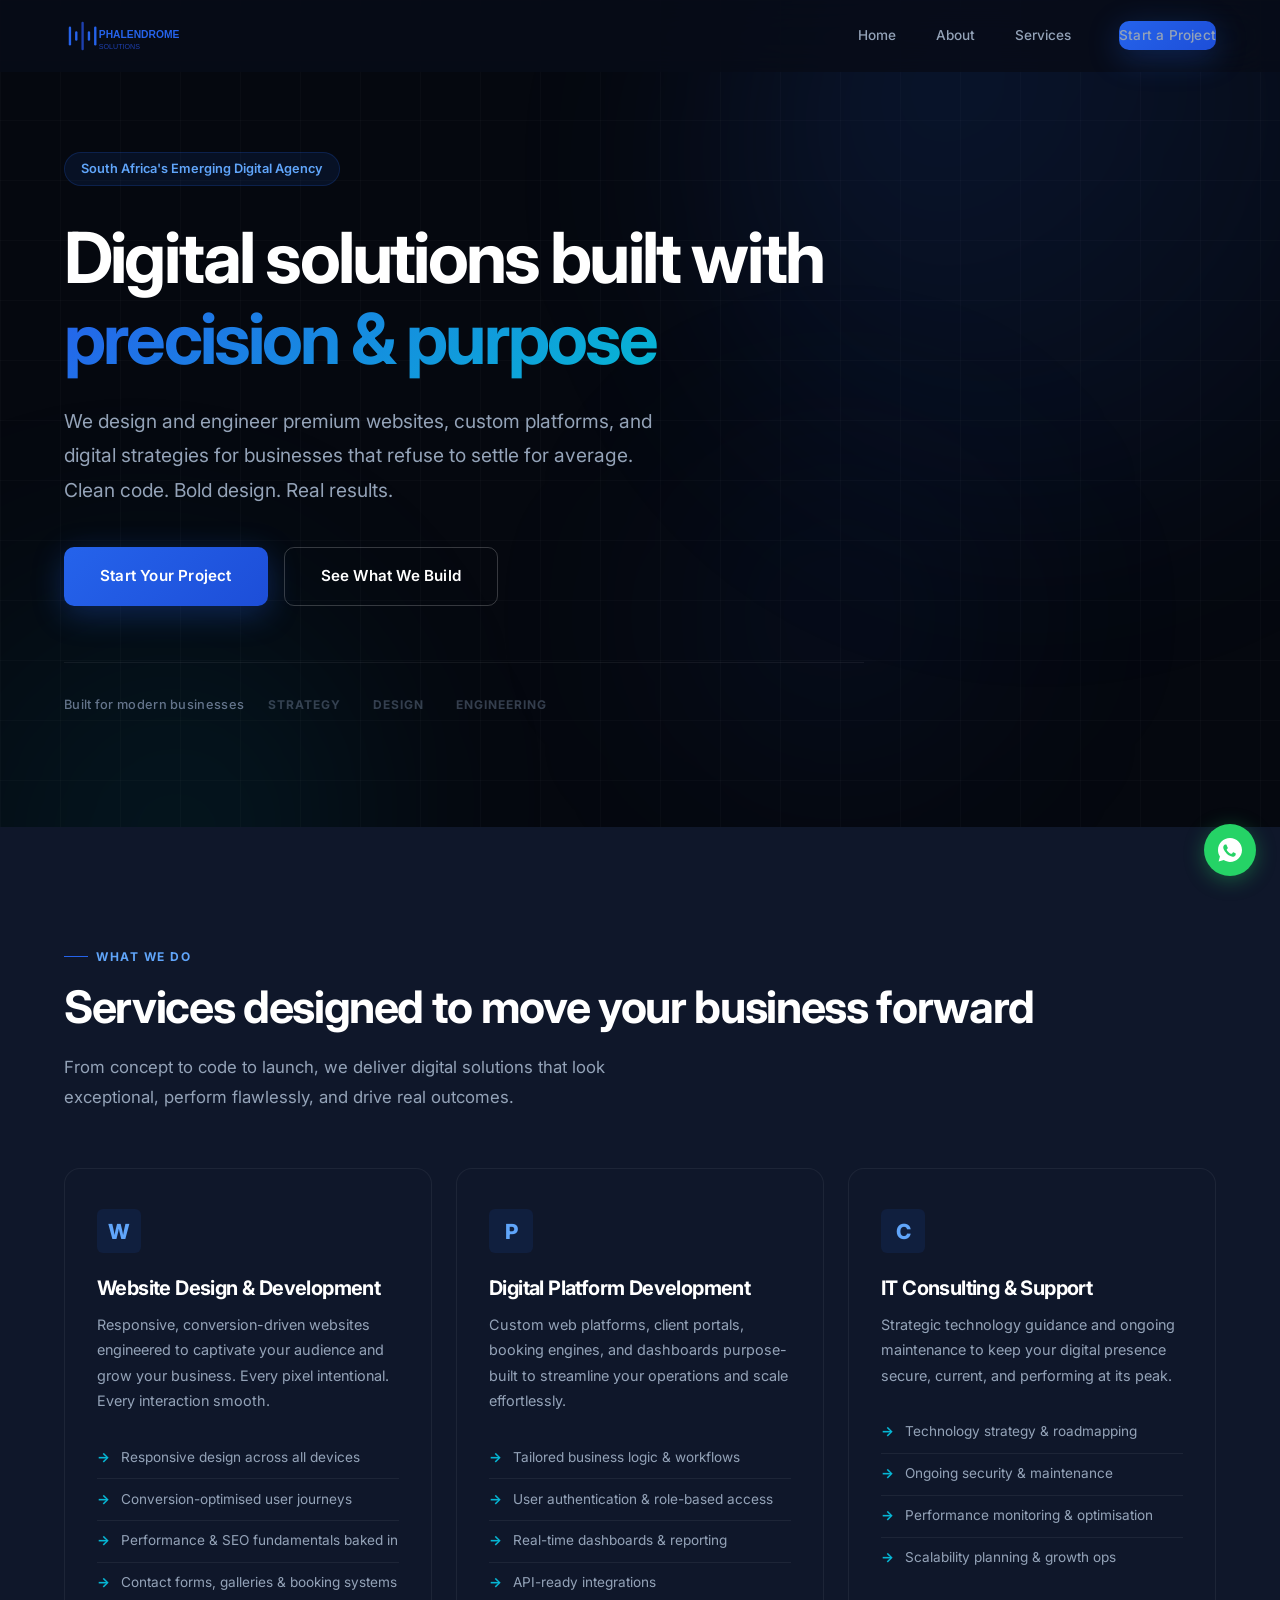
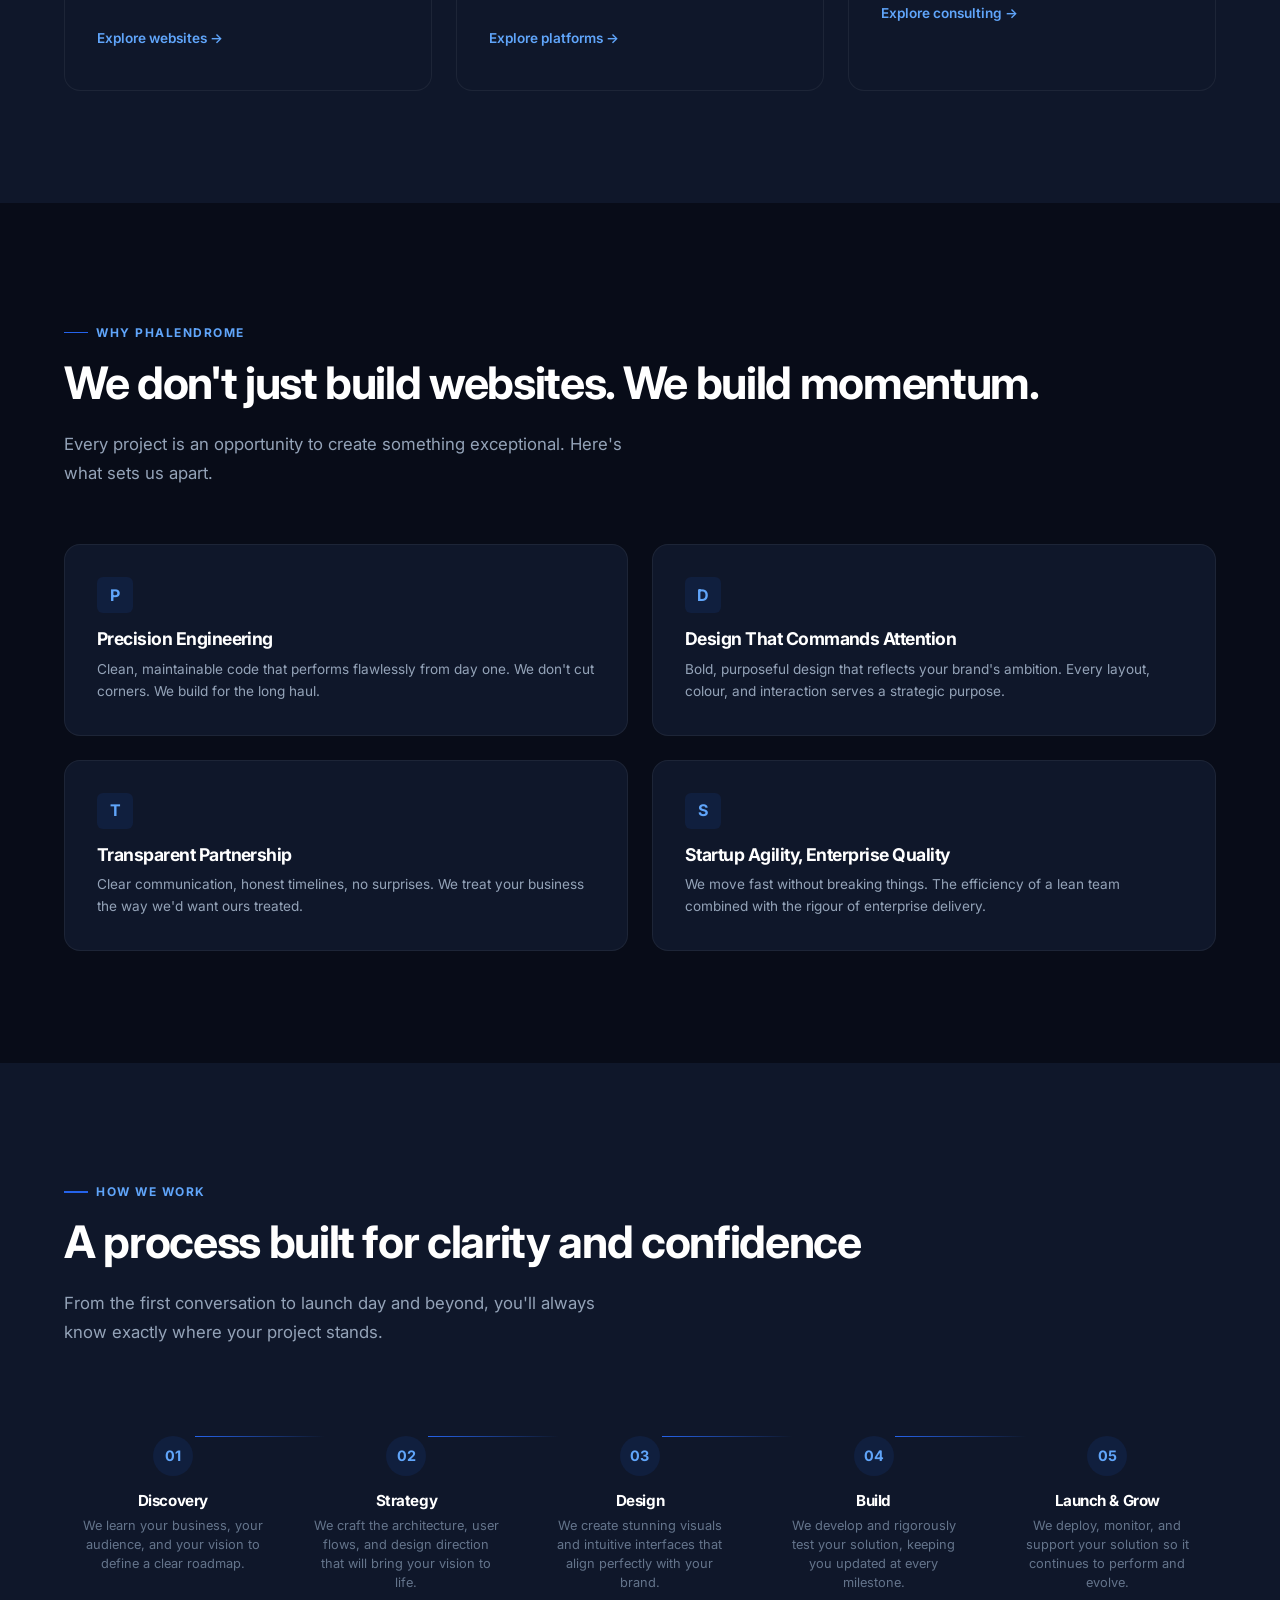
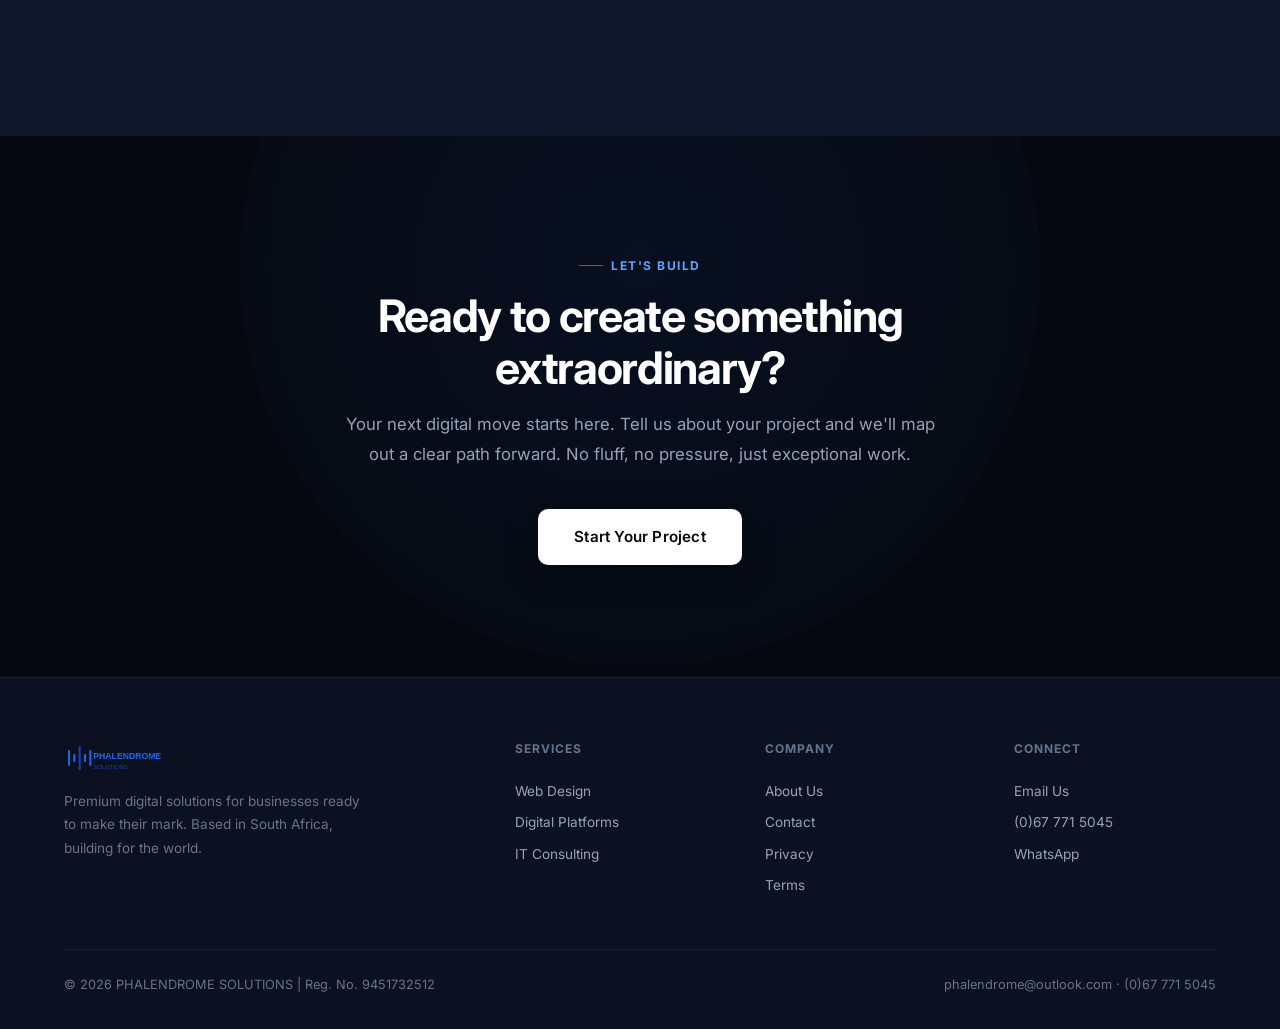
<file: index.html>
<!doctype html>
<html lang="en">
<head>
  <meta charset="utf-8">
  <meta name="viewport" content="width=device-width, initial-scale=1">
  <title>PHALENDROME SOLUTIONS | Premium Digital Agency | Web Design & Development South Africa</title>
  <meta name="description" content="PHALENDROME SOLUTIONS is a premium South African digital agency. We design and build websites, custom platforms, and digital strategies that make businesses unstoppable.">
  <meta property="og:title" content="PHALENDROME SOLUTIONS | Premium Digital Agency">
  <meta property="og:description" content="Websites, platforms, and digital strategies for businesses ready to dominate.">
  <meta property="og:type" content="website">
  <meta property="og:url" content="https://www.phalendromesolutions.co.za/">
  <meta property="og:image" content="https://www.phalendromesolutions.co.za/assets/og.png">
  <meta name="twitter:card" content="summary_large_image">
  <meta name="twitter:title" content="PHALENDROME SOLUTIONS | Premium Digital Agency">
  <meta name="twitter:description" content="Websites, platforms, and digital strategies for businesses ready to dominate.">
  <link rel="canonical" href="https://www.phalendromesolutions.co.za/">
  <link rel="icon" type="image/svg+xml" href="assets/favicon.svg">
  <link rel="preconnect" href="https://fonts.googleapis.com">
  <link rel="preconnect" href="https://fonts.gstatic.com" crossorigin>
  <link href="https://fonts.googleapis.com/css2?family=Inter:wght@300;400;500;600;700;800;900&display=swap" rel="stylesheet">
  <link rel="stylesheet" href="css/style.css">
  <script type="application/ld+json">{"@context":"https://schema.org","@type":"ProfessionalService","name":"PHALENDROME SOLUTIONS","description":"Premium South African digital agency. Website design, digital platforms, and IT consulting.","url":"https://www.phalendromesolutions.co.za","telephone":"+27677715045","email":"phalendrome@outlook.com","address":{"@type":"PostalAddress","addressCountry":"ZA"},"areaServed":["Johannesburg","Cape Town","Durban","South Africa"],"priceRange":"$$"}</script>
</head>
<body>

  <header class="site-header">
    <div class="header-inner">
      <a href="index.html" class="logo" aria-label="PHALENDROME SOLUTIONS Home">
        <img src="assets/logo.svg" alt="PHALENDROME SOLUTIONS" height="38" width="200">
      </a>
      <nav class="main-nav" role="navigation" aria-label="Main">
        <a href="index.html" aria-current="page">Home</a>
        <a href="about.html">About</a>
        <a href="services.html">Services</a>
        <a href="contact.html" class="btn btn-primary btn-sm nav-cta">Start a Project</a>
      </nav>
      <button class="nav-toggle" aria-label="Menu" aria-expanded="false">
        <svg viewBox="0 0 24 24" fill="none" stroke="currentColor" stroke-width="2" stroke-linecap="round"><line x1="3" y1="6" x2="21" y2="6"/><line x1="3" y1="12" x2="21" y2="12"/><line x1="3" y1="18" x2="21" y2="18"/></svg>
      </button>
    </div>
  </header>

  <div class="mobile-overlay">
    <a href="index.html">Home</a>
    <a href="about.html">About</a>
    <a href="services.html">Services</a>
    <a href="contact.html" class="btn btn-primary btn-lg">Start a Project</a>
  </div>

  <main>
    <section class="hero">
      <div class="hero-bg">
        <div class="hero-grid-pattern"></div>
        <div class="hero-glow hero-glow--1"></div>
        <div class="hero-glow hero-glow--2"></div>
        <div class="hero-glow hero-glow--3"></div>
      </div>
      <div class="container">
        <div class="hero-inner">
          <div class="hero-badge reveal">
            South Africa's Emerging Digital Agency
          </div>
          <h1 class="reveal">Digital solutions built with <span class="gradient">precision &amp; purpose</span></h1>
          <p class="lead reveal">We design and engineer premium websites, custom platforms, and digital strategies for businesses that refuse to settle for average. Clean code. Bold design. Real results.</p>
          <div class="hero-actions reveal">
            <a href="contact.html" class="btn btn-primary btn-lg">Start Your Project</a>
            <a href="services.html" class="btn btn-outline btn-lg">See What We Build</a>
          </div>
          <div class="hero-trust reveal">
            <span class="hero-trust-text">Built for modern businesses</span>
            <div class="hero-trust-logos">
              <span class="hero-trust-logo">Strategy</span>
              <span class="hero-trust-logo">Design</span>
              <span class="hero-trust-logo">Engineering</span>
            </div>
          </div>
        </div>
      </div>
    </section>

    <section class="section section-light">
      <div class="container">
        <div class="section-label reveal">What We Do</div>
        <h2 class="section-title reveal">Services designed to move your business forward</h2>
        <p class="section-subtitle reveal">From concept to code to launch, we deliver digital solutions that look exceptional, perform flawlessly, and drive real outcomes.</p>
        <div class="services-grid stag reveal">
          <article class="card">
            <div class="card-icon">W</div>
            <h3>Website Design &amp; Development</h3>
            <p>Responsive, conversion-driven websites engineered to captivate your audience and grow your business. Every pixel intentional. Every interaction smooth.</p>
            <ul class="card-features">
              <li>Responsive design across all devices</li>
              <li>Conversion-optimised user journeys</li>
              <li>Performance &amp; SEO fundamentals baked in</li>
              <li>Contact forms, galleries &amp; booking systems</li>
            </ul>
            <a href="services.html" class="card-link">Explore websites →</a>
          </article>
          <article class="card">
            <div class="card-icon">P</div>
            <h3>Digital Platform Development</h3>
            <p>Custom web platforms, client portals, booking engines, and dashboards purpose-built to streamline your operations and scale effortlessly.</p>
            <ul class="card-features">
              <li>Tailored business logic &amp; workflows</li>
              <li>User authentication &amp; role-based access</li>
              <li>Real-time dashboards &amp; reporting</li>
              <li>API-ready integrations</li>
            </ul>
            <a href="services.html" class="card-link">Explore platforms →</a>
          </article>
          <article class="card">
            <div class="card-icon">C</div>
            <h3>IT Consulting &amp; Support</h3>
            <p>Strategic technology guidance and ongoing maintenance to keep your digital presence secure, current, and performing at its peak.</p>
            <ul class="card-features">
              <li>Technology strategy &amp; roadmapping</li>
              <li>Ongoing security &amp; maintenance</li>
              <li>Performance monitoring &amp; optimisation</li>
              <li>Scalability planning &amp; growth ops</li>
            </ul>
            <a href="services.html" class="card-link">Explore consulting →</a>
          </article>
        </div>
      </div>
    </section>

    <section class="section">
      <div class="container">
        <div class="section-label reveal">Why PHALENDROME</div>
        <h2 class="section-title reveal">We don't just build websites. We build momentum.</h2>
        <p class="section-subtitle reveal">Every project is an opportunity to create something exceptional. Here's what sets us apart.</p>
        <div class="value-grid stag reveal">
          <article class="value-card">
            <div class="value-card-icon">P</div>
            <h4>Precision Engineering</h4>
            <p>Clean, maintainable code that performs flawlessly from day one. We don't cut corners. We build for the long haul.</p>
          </article>
          <article class="value-card">
            <div class="value-card-icon">D</div>
            <h4>Design That Commands Attention</h4>
            <p>Bold, purposeful design that reflects your brand's ambition. Every layout, colour, and interaction serves a strategic purpose.</p>
          </article>
          <article class="value-card">
            <div class="value-card-icon">T</div>
            <h4>Transparent Partnership</h4>
            <p>Clear communication, honest timelines, no surprises. We treat your business the way we'd want ours treated.</p>
          </article>
          <article class="value-card">
            <div class="value-card-icon">S</div>
            <h4>Startup Agility, Enterprise Quality</h4>
            <p>We move fast without breaking things. The efficiency of a lean team combined with the rigour of enterprise delivery.</p>
          </article>
        </div>
      </div>
    </section>

    <section class="section section-light">
      <div class="container">
        <div class="section-label reveal">How We Work</div>
        <h2 class="section-title reveal">A process built for clarity and confidence</h2>
        <p class="section-subtitle reveal">From the first conversation to launch day and beyond, you'll always know exactly where your project stands.</p>
        <div class="process-row stag reveal">
          <div class="process-step">
            <div class="process-num">01</div>
            <h4>Discovery</h4>
            <p>We learn your business, your audience, and your vision to define a clear roadmap.</p>
          </div>
          <div class="process-step">
            <div class="process-num">02</div>
            <h4>Strategy</h4>
            <p>We craft the architecture, user flows, and design direction that will bring your vision to life.</p>
          </div>
          <div class="process-step">
            <div class="process-num">03</div>
            <h4>Design</h4>
            <p>We create stunning visuals and intuitive interfaces that align perfectly with your brand.</p>
          </div>
          <div class="process-step">
            <div class="process-num">04</div>
            <h4>Build</h4>
            <p>We develop and rigorously test your solution, keeping you updated at every milestone.</p>
          </div>
          <div class="process-step">
            <div class="process-num">05</div>
            <h4>Launch &amp; Grow</h4>
            <p>We deploy, monitor, and support your solution so it continues to perform and evolve.</p>
          </div>
        </div>
      </div>
    </section>

    <section class="cta reveal">
      <div class="container">
        <div class="cta-inner">
          <div class="section-label" style="justify-content:center;">Let's Build</div>
          <h2>Ready to create something extraordinary?</h2>
          <p>Your next digital move starts here. Tell us about your project and we'll map out a clear path forward. No fluff, no pressure, just exceptional work.</p>
          <a href="contact.html" class="btn btn-primary btn-lg">Start Your Project</a>
        </div>
      </div>
    </section>
  </main>

  <footer class="site-footer">
    <div class="container">
      <div class="footer-grid">
        <div class="footer-brand">
          <a href="index.html" class="logo"><img src="assets/logo.svg" alt="PHALENDROME SOLUTIONS" height="32" width="160"></a>
          <p>Premium digital solutions for businesses ready to make their mark. Based in South Africa, building for the world.</p>
        </div>
        <div class="footer-col">
          <h4>Services</h4>
          <a href="services.html">Web Design</a>
          <a href="services.html">Digital Platforms</a>
          <a href="services.html">IT Consulting</a>
        </div>
        <div class="footer-col">
          <h4>Company</h4>
          <a href="about.html">About Us</a>
          <a href="contact.html">Contact</a>
          <a href="privacy.html">Privacy</a>
          <a href="terms.html">Terms</a>
        </div>
        <div class="footer-col">
          <h4>Connect</h4>
          <a href="mailto:phalendrome@outlook.com">Email Us</a>
          <a href="tel:+27677715045">(0)67 771 5045</a>
          <a href="https://wa.me/27677715045" target="_blank" rel="noopener">WhatsApp</a>
        </div>
      </div>
      <div class="footer-bottom">
        <p>&copy; <span id="year1"></span> PHALENDROME SOLUTIONS | Reg. No. 9451732512</p>
        <p><a href="mailto:phalendrome@outlook.com">phalendrome@outlook.com</a> &middot; <a href="tel:+27677715045">(0)67 771 5045</a></p>
      </div>
    </div>
  </footer>

  <a href="https://wa.me/27677715045" class="whatsapp-btn" target="_blank" rel="noopener" aria-label="Chat on WhatsApp">
    <svg viewBox="0 0 32 32" fill="white"><path d="M16 0C7.2 0 0 7.2 0 16c0 3.1 0.9 6.1 2.6 8.7L0.8 31.2l6.9-1.8C10.1 30.8 13 32 16 32c8.8 0 16-7.2 16-16S24.8 0 16 0zm7.5 22.6c-.4 1.1-1.6 2-2.7 2.3-.7.2-1.7.3-5-1.2-4.2-1.9-6.9-6.5-7.1-6.8-.2-.3-1.7-2.2-1.7-4.2s1.1-3 1.5-3.4c.4-.4.8-.5 1.1-.5s.6 0 .9 0c.3 0 .7-.1 1.1.8.4.9 1.3 3.1 1.4 3.3.1.2.2.5 0 .8-.1.3-.3.5-.5.7-.2.2-.4.5-.6.7-.2.2-.4.5-.2.9.2.4 1.1 1.8 2.4 2.9 1.6 1.4 3 1.9 3.4 2.1.4.2.7.2.9.1.3-.1 1.1-1.3 1.4-1.8.3-.5.6-.4.9-.3.3.1 2.1 1 2.4 1.2.3.2.5.3.6.4.1.2.1.9-.3 2z"/></svg>
  </a>

  <script src="js/main.js"></script>
</body>
</html>
</file>
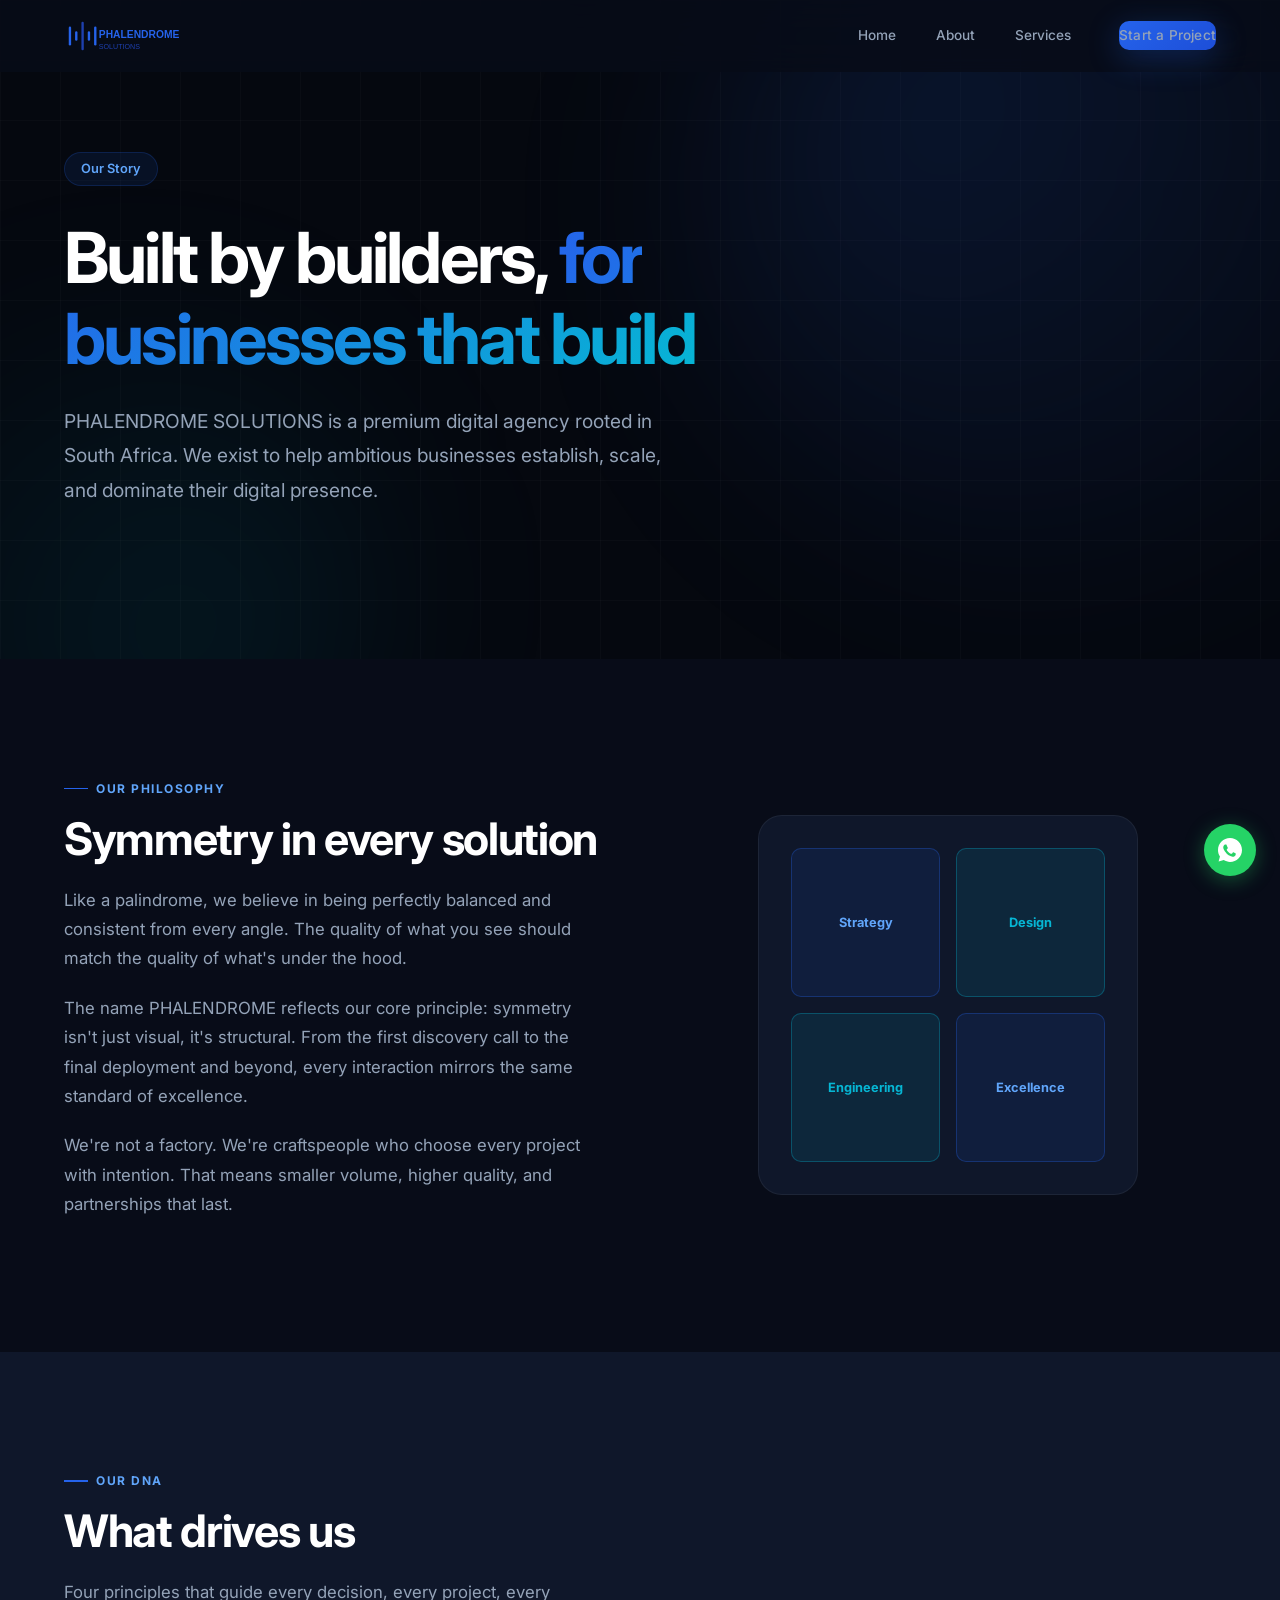
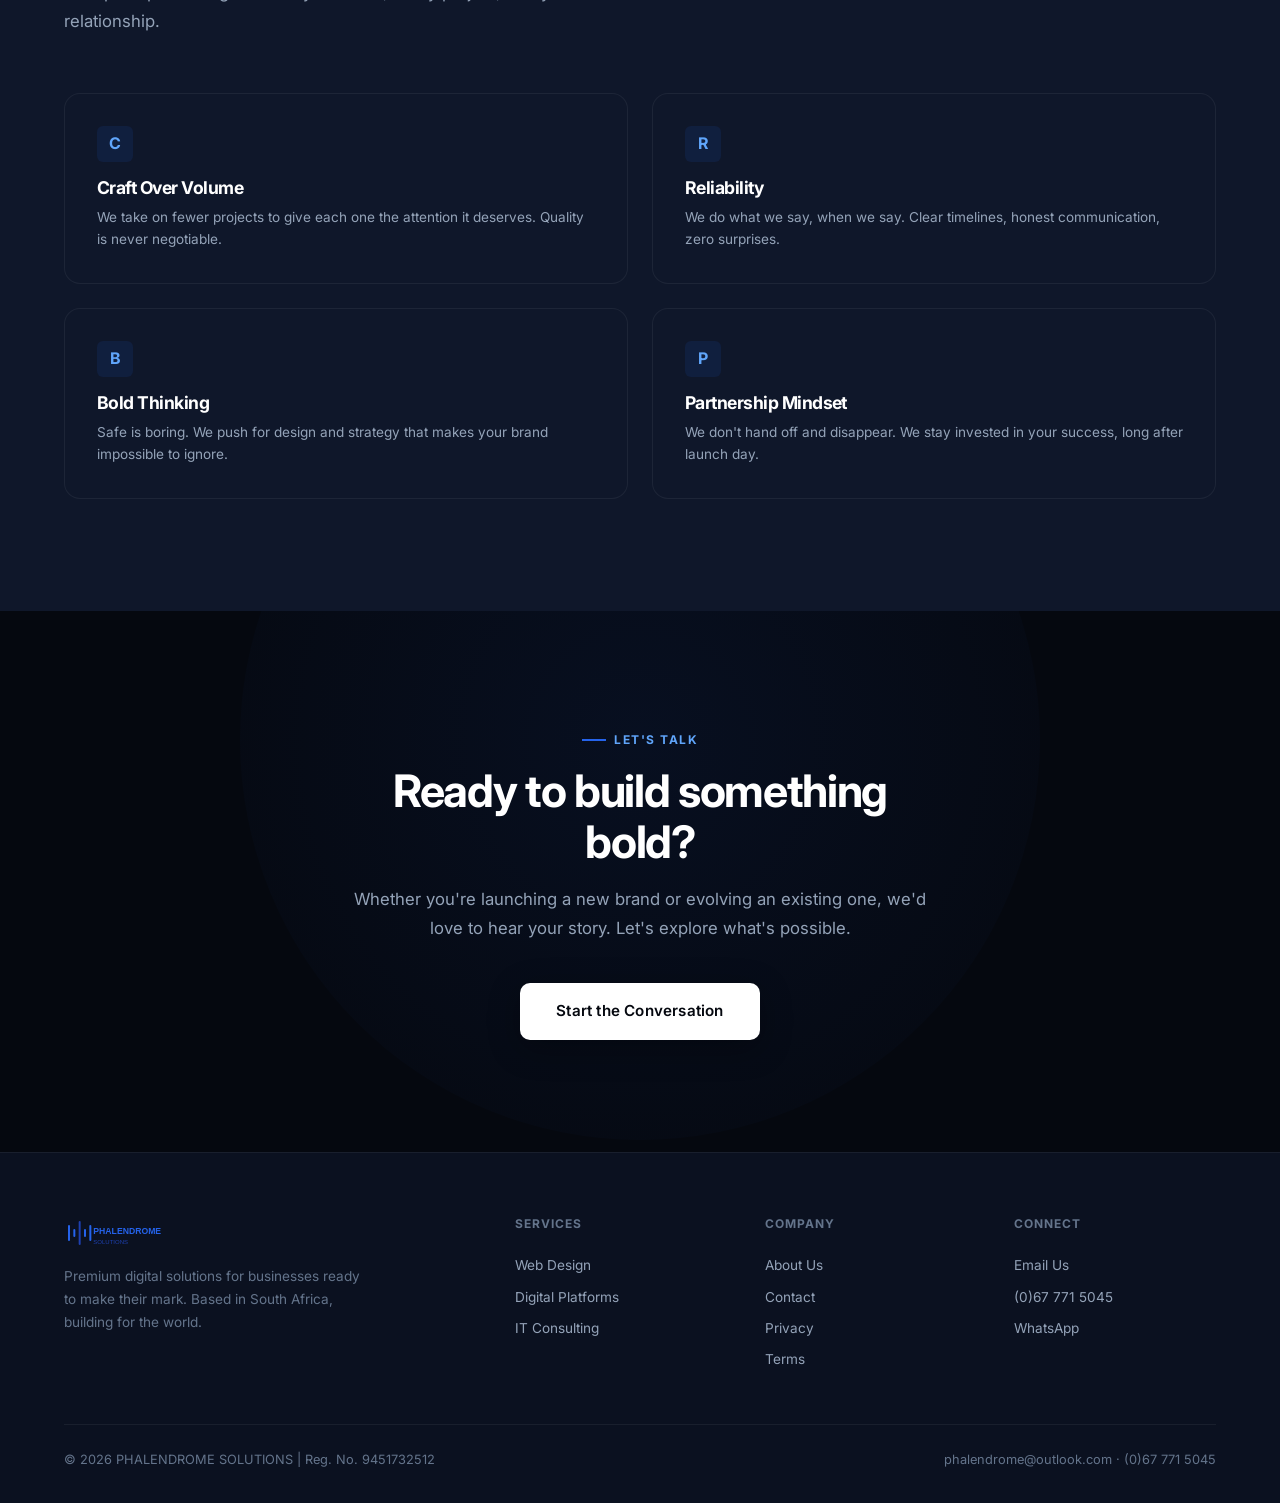
<file: about.html>
<!doctype html>
<html lang="en">
<head>
  <meta charset="utf-8">
  <meta name="viewport" content="width=device-width, initial-scale=1">
  <title>About | PHALENDROME SOLUTIONS | Premium Digital Agency South Africa</title>
  <meta name="description" content="PHALENDROME SOLUTIONS is a premium South African digital agency. We build exceptional websites, platforms, and digital strategies for ambitious businesses.">
  <meta property="og:title" content="About | PHALENDROME SOLUTIONS">
  <meta property="og:description" content="Premium digital agency building exceptional websites, platforms, and strategies.">
  <meta property="og:url" content="https://www.phalendromesolutions.co.za/about.html">
  <link rel="canonical" href="https://www.phalendromesolutions.co.za/about.html">
  <link rel="icon" type="image/svg+xml" href="assets/favicon.svg">
  <link rel="preconnect" href="https://fonts.googleapis.com">
  <link rel="preconnect" href="https://fonts.gstatic.com" crossorigin>
  <link href="https://fonts.googleapis.com/css2?family=Inter:wght@300;400;500;600;700;800;900&display=swap" rel="stylesheet">
  <link rel="stylesheet" href="css/style.css">
</head>
<body>

  <header class="site-header">
    <div class="header-inner">
      <a href="index.html" class="logo" aria-label="PHALENDROME SOLUTIONS Home">
        <img src="assets/logo.svg" alt="PHALENDROME SOLUTIONS" height="38" width="200">
      </a>
      <nav class="main-nav" role="navigation" aria-label="Main">
        <a href="index.html">Home</a>
        <a href="about.html" aria-current="page">About</a>
        <a href="services.html">Services</a>
        <a href="contact.html" class="btn btn-primary btn-sm nav-cta">Start a Project</a>
      </nav>
      <button class="nav-toggle" aria-label="Menu" aria-expanded="false">
        <svg viewBox="0 0 24 24" fill="none" stroke="currentColor" stroke-width="2" stroke-linecap="round"><line x1="3" y1="6" x2="21" y2="6"/><line x1="3" y1="12" x2="21" y2="12"/><line x1="3" y1="18" x2="21" y2="18"/></svg>
      </button>
    </div>
  </header>

  <div class="mobile-overlay">
    <a href="index.html">Home</a>
    <a href="about.html">About</a>
    <a href="services.html">Services</a>
    <a href="contact.html" class="btn btn-primary btn-lg">Start a Project</a>
  </div>

  <main>
    <section class="hero">
      <div class="hero-bg">
        <div class="hero-grid-pattern"></div>
        <div class="hero-glow hero-glow--1"></div>
        <div class="hero-glow hero-glow--2"></div>
      </div>
      <div class="container">
        <div class="hero-inner">
          <div class="hero-badge reveal">Our Story</div>
          <h1 class="reveal">Built by builders, <span class="gradient">for businesses that build</span></h1>
          <p class="lead reveal">PHALENDROME SOLUTIONS is a premium digital agency rooted in South Africa. We exist to help ambitious businesses establish, scale, and dominate their digital presence.</p>
        </div>
      </div>
    </section>

    <section class="section">
      <div class="container">
        <div class="about-grid reveal">
          <div>
            <div class="section-label">Our Philosophy</div>
            <h2>Symmetry in every solution</h2>
            <p>Like a palindrome, we believe in being perfectly balanced and consistent from every angle. The quality of what you see should match the quality of what's under the hood.</p>
            <p>The name PHALENDROME reflects our core principle: symmetry isn't just visual, it's structural. From the first discovery call to the final deployment and beyond, every interaction mirrors the same standard of excellence.</p>
            <p>We're not a factory. We're craftspeople who choose every project with intention. That means smaller volume, higher quality, and partnerships that last.</p>
          </div>
          <div class="about-visual reveal-r">
            <div class="about-sym">
              <div class="about-sym-item">Strategy</div>
              <div class="about-sym-item">Design</div>
              <div class="about-sym-item">Engineering</div>
              <div class="about-sym-item">Excellence</div>
            </div>
          </div>
        </div>
      </div>
    </section>

    <section class="section section-light">
      <div class="container">
        <div class="section-label reveal">Our DNA</div>
        <h2 class="section-title reveal">What drives us</h2>
        <p class="section-subtitle reveal">Four principles that guide every decision, every project, every relationship.</p>
        <div class="value-grid stag reveal">
          <article class="value-card">
            <div class="value-card-icon">C</div>
            <h4>Craft Over Volume</h4>
            <p>We take on fewer projects to give each one the attention it deserves. Quality is never negotiable.</p>
          </article>
          <article class="value-card">
            <div class="value-card-icon">R</div>
            <h4>Reliability</h4>
            <p>We do what we say, when we say. Clear timelines, honest communication, zero surprises.</p>
          </article>
          <article class="value-card">
            <div class="value-card-icon">B</div>
            <h4>Bold Thinking</h4>
            <p>Safe is boring. We push for design and strategy that makes your brand impossible to ignore.</p>
          </article>
          <article class="value-card">
            <div class="value-card-icon">P</div>
            <h4>Partnership Mindset</h4>
            <p>We don't hand off and disappear. We stay invested in your success, long after launch day.</p>
          </article>
        </div>
      </div>
    </section>

    <section class="cta reveal">
      <div class="container">
        <div class="cta-inner">
          <div class="section-label" style="justify-content:center;">Let's Talk</div>
          <h2>Ready to build something bold?</h2>
          <p>Whether you're launching a new brand or evolving an existing one, we'd love to hear your story. Let's explore what's possible.</p>
          <a href="contact.html" class="btn btn-primary btn-lg">Start the Conversation</a>
        </div>
      </div>
    </section>
  </main>

  <footer class="site-footer">
    <div class="container">
      <div class="footer-grid">
        <div class="footer-brand">
          <a href="index.html" class="logo"><img src="assets/logo.svg" alt="PHALENDROME SOLUTIONS" height="32" width="160"></a>
          <p>Premium digital solutions for businesses ready to make their mark. Based in South Africa, building for the world.</p>
        </div>
        <div class="footer-col">
          <h4>Services</h4>
          <a href="services.html">Web Design</a>
          <a href="services.html">Digital Platforms</a>
          <a href="services.html">IT Consulting</a>
        </div>
        <div class="footer-col">
          <h4>Company</h4>
          <a href="about.html">About Us</a>
          <a href="contact.html">Contact</a>
          <a href="privacy.html">Privacy</a>
          <a href="terms.html">Terms</a>
        </div>
        <div class="footer-col">
          <h4>Connect</h4>
          <a href="mailto:phalendrome@outlook.com">Email Us</a>
          <a href="tel:+27677715045">(0)67 771 5045</a>
          <a href="https://wa.me/27677715045" target="_blank" rel="noopener">WhatsApp</a>
        </div>
      </div>
      <div class="footer-bottom">
        <p>&copy; <span id="year2"></span> PHALENDROME SOLUTIONS | Reg. No. 9451732512</p>
        <p><a href="mailto:phalendrome@outlook.com">phalendrome@outlook.com</a> &middot; <a href="tel:+27677715045">(0)67 771 5045</a></p>
      </div>
    </div>
  </footer>

  <a href="https://wa.me/27677715045" class="whatsapp-btn" target="_blank" rel="noopener" aria-label="Chat on WhatsApp">
    <svg viewBox="0 0 32 32" fill="white"><path d="M16 0C7.2 0 0 7.2 0 16c0 3.1 0.9 6.1 2.6 8.7L0.8 31.2l6.9-1.8C10.1 30.8 13 32 16 32c8.8 0 16-7.2 16-16S24.8 0 16 0zm7.5 22.6c-.4 1.1-1.6 2-2.7 2.3-.7.2-1.7.3-5-1.2-4.2-1.9-6.9-6.5-7.1-6.8-.2-.3-1.7-2.2-1.7-4.2s1.1-3 1.5-3.4c.4-.4.8-.5 1.1-.5s.6 0 .9 0c.3 0 .7-.1 1.1.8.4.9 1.3 3.1 1.4 3.3.1.2.2.5 0 .8-.1.3-.3.5-.5.7-.2.2-.4.5-.6.7-.2.2-.4.5-.2.9.2.4 1.1 1.8 2.4 2.9 1.6 1.4 3 1.9 3.4 2.1.4.2.7.2.9.1.3-.1 1.1-1.3 1.4-1.8.3-.5.6-.4.9-.3.3.1 2.1 1 2.4 1.2.3.2.5.3.6.4.1.2.1.9-.3 2z"/></svg>
  </a>

  <script src="js/main.js"></script>
</body>
</html>
</file>
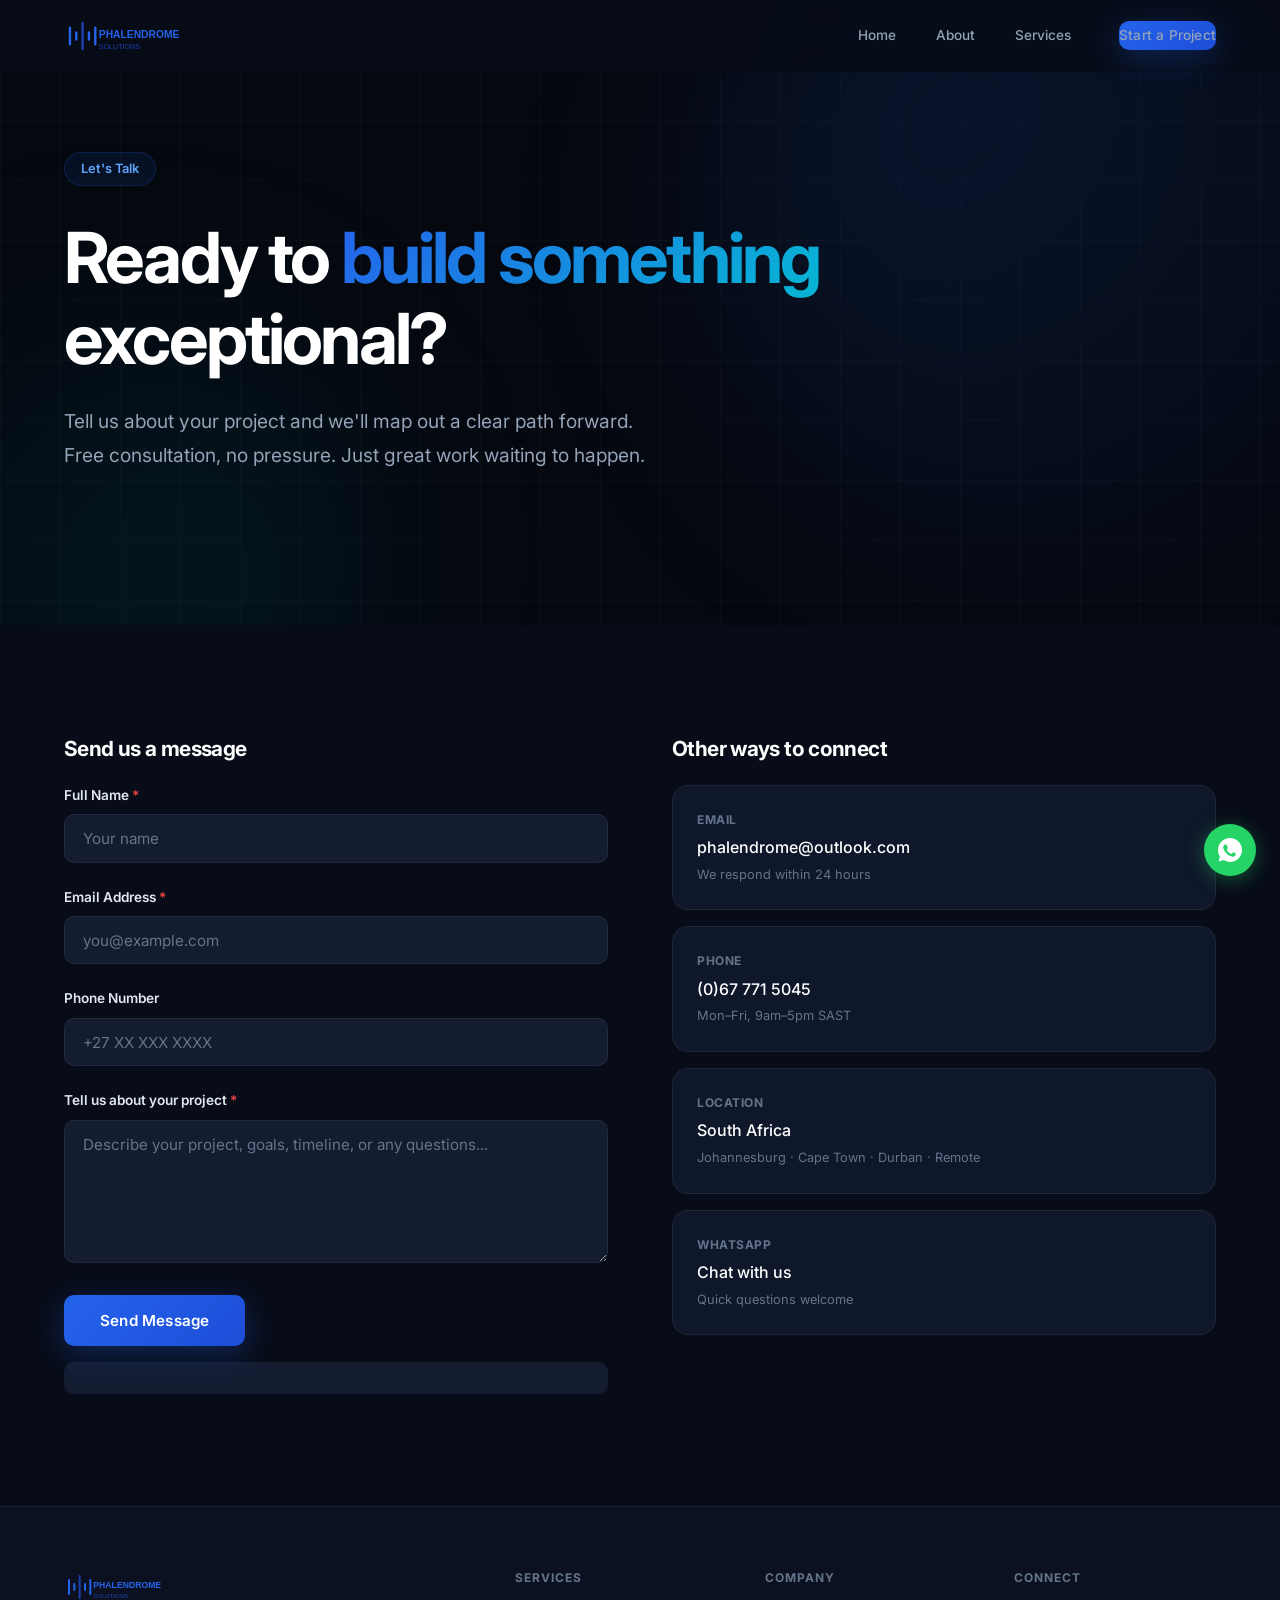
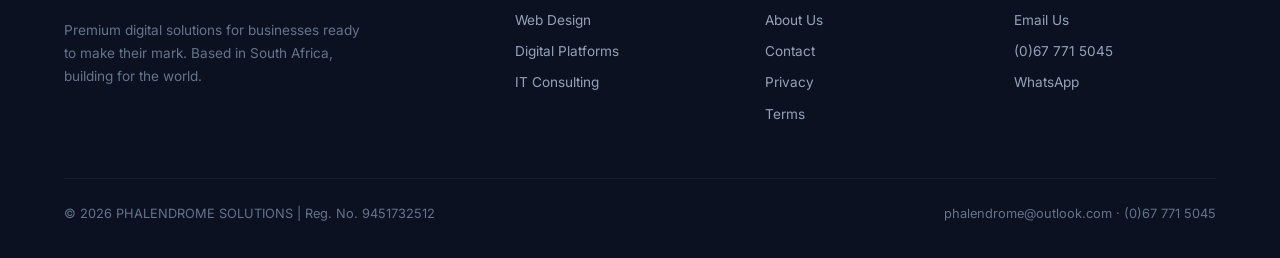
<file: contact.html>
<!doctype html>
<html lang="en">
<head>
  <meta charset="utf-8">
  <meta name="viewport" content="width=device-width, initial-scale=1">
  <title>Contact | PHALENDROME SOLUTIONS | Start Your Project</title>
  <meta name="description" content="Ready to build something exceptional? Contact PHALENDROME SOLUTIONS to discuss your website, platform, or digital strategy project.">
  <meta property="og:title" content="Contact | PHALENDROME SOLUTIONS">
  <meta property="og:description" content="Start your project with PHALENDROME SOLUTIONS. Free consultation, no obligation.">
  <meta property="og:url" content="https://www.phalendromesolutions.co.za/contact.html">
  <link rel="canonical" href="https://www.phalendromesolutions.co.za/contact.html">
  <link rel="icon" type="image/svg+xml" href="assets/favicon.svg">
  <link rel="preconnect" href="https://fonts.googleapis.com">
  <link rel="preconnect" href="https://fonts.gstatic.com" crossorigin>
  <link href="https://fonts.googleapis.com/css2?family=Inter:wght@300;400;500;600;700;800;900&display=swap" rel="stylesheet">
  <link rel="stylesheet" href="css/style.css">
</head>
<body>

  <header class="site-header">
    <div class="header-inner">
      <a href="index.html" class="logo" aria-label="PHALENDROME SOLUTIONS Home">
        <img src="assets/logo.svg" alt="PHALENDROME SOLUTIONS" height="38" width="200">
      </a>
      <nav class="main-nav" role="navigation" aria-label="Main">
        <a href="index.html">Home</a>
        <a href="about.html">About</a>
        <a href="services.html">Services</a>
        <a href="contact.html" class="btn btn-primary btn-sm nav-cta" aria-current="page">Start a Project</a>
      </nav>
      <button class="nav-toggle" aria-label="Menu" aria-expanded="false">
        <svg viewBox="0 0 24 24" fill="none" stroke="currentColor" stroke-width="2" stroke-linecap="round"><line x1="3" y1="6" x2="21" y2="6"/><line x1="3" y1="12" x2="21" y2="12"/><line x1="3" y1="18" x2="21" y2="18"/></svg>
      </button>
    </div>
  </header>

  <div class="mobile-overlay">
    <a href="index.html">Home</a>
    <a href="about.html">About</a>
    <a href="services.html">Services</a>
    <a href="contact.html" class="btn btn-primary btn-lg">Start a Project</a>
  </div>

  <main>
    <section class="hero">
      <div class="hero-bg">
        <div class="hero-grid-pattern"></div>
        <div class="hero-glow hero-glow--1"></div>
        <div class="hero-glow hero-glow--2"></div>
      </div>
      <div class="container">
        <div class="hero-inner">
          <div class="hero-badge reveal">Let's Talk</div>
          <h1 class="reveal">Ready to <span class="gradient">build something</span> exceptional?</h1>
          <p class="lead reveal">Tell us about your project and we'll map out a clear path forward. Free consultation, no pressure. Just great work waiting to happen.</p>
        </div>
      </div>
    </section>

    <section class="section">
      <div class="container">
        <div class="contact-split reveal">
          <div>
            <h2 style="margin-bottom:1.5rem;font-size:1.3rem;">Send us a message</h2>
            <form id="contactForm" class="contact-form" novalidate data-endpoint="">
              <div class="form-group">
                <label for="name">Full Name <span style="color:#EF4444;">*</span></label>
                <input id="name" name="name" type="text" class="form-input" required placeholder="Your name">
              </div>
              <div class="form-group">
                <label for="email">Email Address <span style="color:#EF4444;">*</span></label>
                <input id="email" name="email" type="email" class="form-input" required placeholder="you@example.com">
              </div>
              <div class="form-group">
                <label for="phone">Phone Number</label>
                <input id="phone" name="phone" type="tel" class="form-input" placeholder="+27 XX XXX XXXX">
              </div>
              <div class="form-group">
                <label for="message">Tell us about your project <span style="color:#EF4444;">*</span></label>
                <textarea id="message" name="message" class="form-textarea" required placeholder="Describe your project, goals, timeline, or any questions..." rows="6"></textarea>
              </div>
              <button type="submit" class="btn btn-primary btn-lg">Send Message</button>
              <p class="form-result" id="result" aria-live="polite"></p>
            </form>
          </div>
          <div>
            <h2 style="margin-bottom:1.5rem;font-size:1.3rem;">Other ways to connect</h2>
            <div class="contact-info">
              <article class="contact-card reveal">
                <div class="contact-card-label">Email</div>
                <div class="contact-card-value"><a href="mailto:phalendrome@outlook.com">phalendrome@outlook.com</a></div>
                <div class="contact-card-meta">We respond within 24 hours</div>
              </article>
              <article class="contact-card reveal">
                <div class="contact-card-label">Phone</div>
                <div class="contact-card-value"><a href="tel:+27677715045">(0)67 771 5045</a></div>
                <div class="contact-card-meta">Mon–Fri, 9am–5pm SAST</div>
              </article>
              <article class="contact-card reveal">
                <div class="contact-card-label">Location</div>
                <div class="contact-card-value">South Africa</div>
                <div class="contact-card-meta">Johannesburg &middot; Cape Town &middot; Durban &middot; Remote</div>
              </article>
              <article class="contact-card reveal">
                <div class="contact-card-label">WhatsApp</div>
                <div class="contact-card-value"><a href="https://wa.me/27677715045" target="_blank" rel="noopener">Chat with us</a></div>
                <div class="contact-card-meta">Quick questions welcome</div>
              </article>
            </div>
          </div>
        </div>
      </div>
    </section>
  </main>

  <footer class="site-footer">
    <div class="container">
      <div class="footer-grid">
        <div class="footer-brand">
          <a href="index.html" class="logo"><img src="assets/logo.svg" alt="PHALENDROME SOLUTIONS" height="32" width="160"></a>
          <p>Premium digital solutions for businesses ready to make their mark. Based in South Africa, building for the world.</p>
        </div>
        <div class="footer-col">
          <h4>Services</h4>
          <a href="services.html">Web Design</a>
          <a href="services.html">Digital Platforms</a>
          <a href="services.html">IT Consulting</a>
        </div>
        <div class="footer-col">
          <h4>Company</h4>
          <a href="about.html">About Us</a>
          <a href="contact.html">Contact</a>
          <a href="privacy.html">Privacy</a>
          <a href="terms.html">Terms</a>
        </div>
        <div class="footer-col">
          <h4>Connect</h4>
          <a href="mailto:phalendrome@outlook.com">Email Us</a>
          <a href="tel:+27677715045">(0)67 771 5045</a>
          <a href="https://wa.me/27677715045" target="_blank" rel="noopener">WhatsApp</a>
        </div>
      </div>
      <div class="footer-bottom">
        <p>&copy; <span id="year4"></span> PHALENDROME SOLUTIONS | Reg. No. 9451732512</p>
        <p><a href="mailto:phalendrome@outlook.com">phalendrome@outlook.com</a> &middot; <a href="tel:+27677715045">(0)67 771 5045</a></p>
      </div>
    </div>
  </footer>

  <a href="https://wa.me/27677715045" class="whatsapp-btn" target="_blank" rel="noopener" aria-label="Chat on WhatsApp">
    <svg viewBox="0 0 32 32" fill="white"><path d="M16 0C7.2 0 0 7.2 0 16c0 3.1 0.9 6.1 2.6 8.7L0.8 31.2l6.9-1.8C10.1 30.8 13 32 16 32c8.8 0 16-7.2 16-16S24.8 0 16 0zm7.5 22.6c-.4 1.1-1.6 2-2.7 2.3-.7.2-1.7.3-5-1.2-4.2-1.9-6.9-6.5-7.1-6.8-.2-.3-1.7-2.2-1.7-4.2s1.1-3 1.5-3.4c.4-.4.8-.5 1.1-.5s.6 0 .9 0c.3 0 .7-.1 1.1.8.4.9 1.3 3.1 1.4 3.3.1.2.2.5 0 .8-.1.3-.3.5-.5.7-.2.2-.4.5-.6.7-.2.2-.4.5-.2.9.2.4 1.1 1.8 2.4 2.9 1.6 1.4 3 1.9 3.4 2.1.4.2.7.2.9.1.3-.1 1.1-1.3 1.4-1.8.3-.5.6-.4.9-.3.3.1 2.1 1 2.4 1.2.3.2.5.3.6.4.1.2.1.9-.3 2z"/></svg>
  </a>

  <script src="js/main.js"></script>
</body>
</html>
</file>
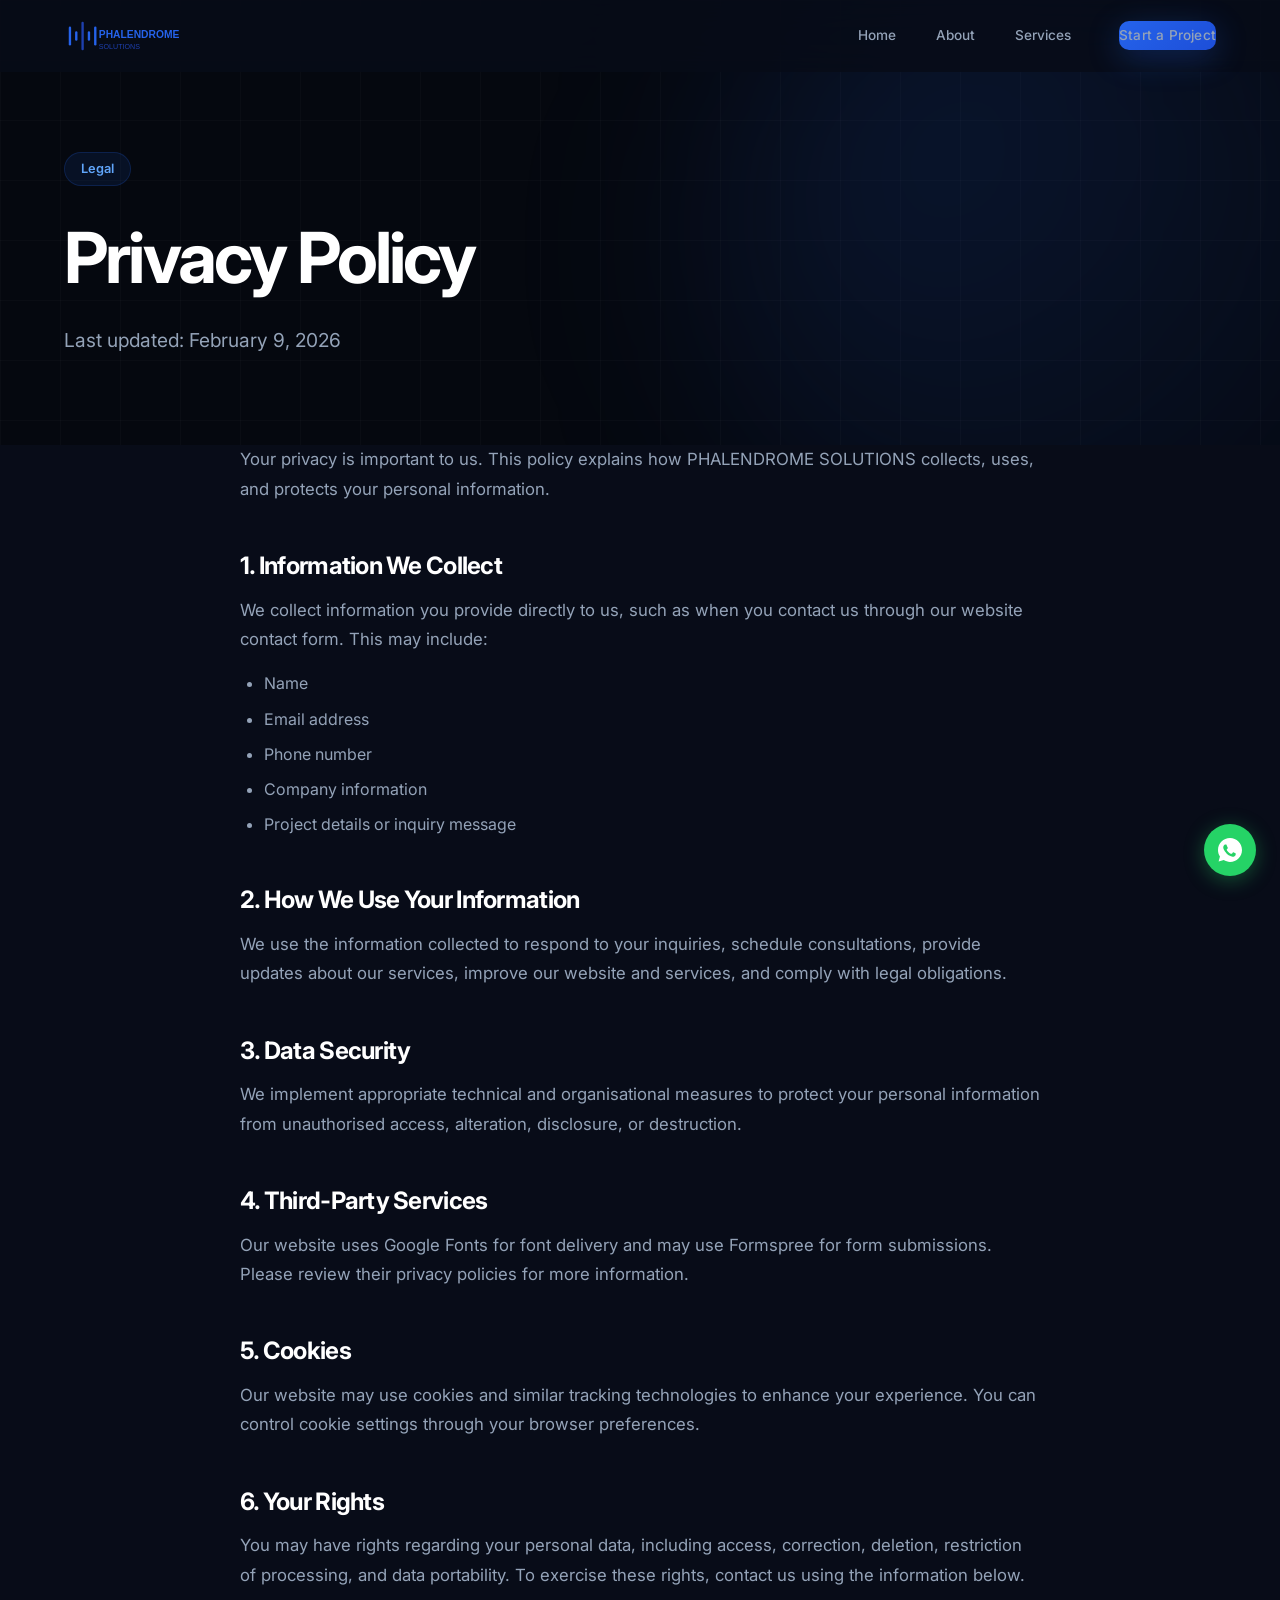
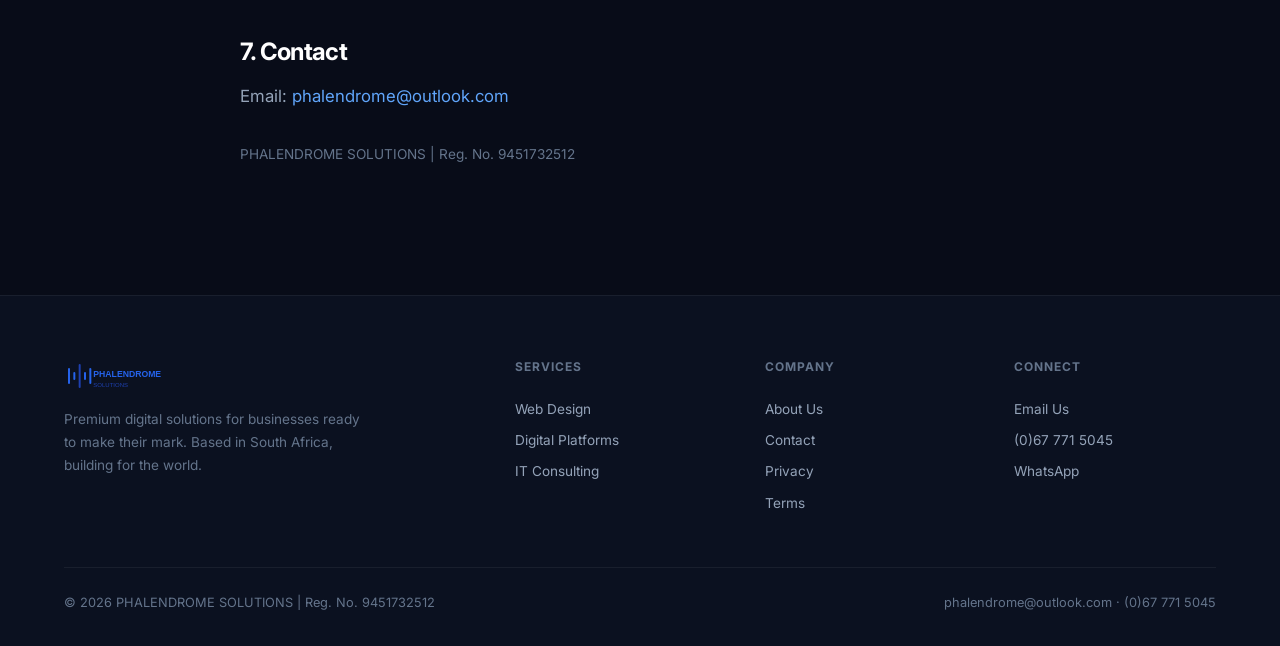
<file: privacy.html>
<!doctype html>
<html lang="en">
<head>
  <meta charset="utf-8">
  <meta name="viewport" content="width=device-width, initial-scale=1">
  <title>Privacy Policy | PHALENDROME SOLUTIONS</title>
  <meta name="description" content="Privacy Policy for PHALENDROME SOLUTIONS.">
  <link rel="canonical" href="https://www.phalendromesolutions.co.za/privacy.html">
  <link rel="icon" type="image/svg+xml" href="assets/favicon.svg">
  <link rel="preconnect" href="https://fonts.googleapis.com">
  <link rel="preconnect" href="https://fonts.gstatic.com" crossorigin>
  <link href="https://fonts.googleapis.com/css2?family=Inter:wght@300;400;500;600;700;800;900&display=swap" rel="stylesheet">
  <link rel="stylesheet" href="css/style.css">
</head>
<body>

  <header class="site-header">
    <div class="header-inner">
      <a href="index.html" class="logo" aria-label="PHALENDROME SOLUTIONS Home">
        <img src="assets/logo.svg" alt="PHALENDROME SOLUTIONS" height="38" width="200">
      </a>
      <nav class="main-nav" role="navigation" aria-label="Main">
        <a href="index.html">Home</a>
        <a href="about.html">About</a>
        <a href="services.html">Services</a>
        <a href="contact.html" class="btn btn-primary btn-sm nav-cta">Start a Project</a>
      </nav>
      <button class="nav-toggle" aria-label="Menu" aria-expanded="false">
        <svg viewBox="0 0 24 24" fill="none" stroke="currentColor" stroke-width="2" stroke-linecap="round"><line x1="3" y1="6" x2="21" y2="6"/><line x1="3" y1="12" x2="21" y2="12"/><line x1="3" y1="18" x2="21" y2="18"/></svg>
      </button>
    </div>
  </header>

  <div class="mobile-overlay">
    <a href="index.html">Home</a>
    <a href="about.html">About</a>
    <a href="services.html">Services</a>
    <a href="contact.html" class="btn btn-primary btn-lg">Start a Project</a>
  </div>

  <main>
    <section class="hero" style="padding-bottom:3rem;">
      <div class="hero-bg">
        <div class="hero-grid-pattern"></div>
        <div class="hero-glow hero-glow--1"></div>
      </div>
      <div class="container">
        <div class="hero-inner">
          <div class="hero-badge">Legal</div>
          <h1>Privacy Policy</h1>
          <p class="lead">Last updated: February 9, 2026</p>
        </div>
      </div>
    </section>

    <section class="section" style="padding-top:0;">
      <div class="container">
        <div class="legal reveal">
          <p>Your privacy is important to us. This policy explains how PHALENDROME SOLUTIONS collects, uses, and protects your personal information.</p>

          <h2>1. Information We Collect</h2>
          <p>We collect information you provide directly to us, such as when you contact us through our website contact form. This may include:</p>
          <ul><li>Name</li><li>Email address</li><li>Phone number</li><li>Company information</li><li>Project details or inquiry message</li></ul>

          <h2>2. How We Use Your Information</h2>
          <p>We use the information collected to respond to your inquiries, schedule consultations, provide updates about our services, improve our website and services, and comply with legal obligations.</p>

          <h2>3. Data Security</h2>
          <p>We implement appropriate technical and organisational measures to protect your personal information from unauthorised access, alteration, disclosure, or destruction.</p>

          <h2>4. Third-Party Services</h2>
          <p>Our website uses Google Fonts for font delivery and may use Formspree for form submissions. Please review their privacy policies for more information.</p>

          <h2>5. Cookies</h2>
          <p>Our website may use cookies and similar tracking technologies to enhance your experience. You can control cookie settings through your browser preferences.</p>

          <h2>6. Your Rights</h2>
          <p>You may have rights regarding your personal data, including access, correction, deletion, restriction of processing, and data portability. To exercise these rights, contact us using the information below.</p>

          <h2>7. Contact</h2>
          <p>Email: <a href="mailto:phalendrome@outlook.com" style="color:var(--primary-light);">phalendrome@outlook.com</a></p>

          <p style="margin-top:2rem;color:var(--gray-500);font-size:0.85rem;">PHALENDROME SOLUTIONS | Reg. No. 9451732512</p>
        </div>
      </div>
    </section>
  </main>

  <footer class="site-footer">
    <div class="container">
      <div class="footer-grid">
        <div class="footer-brand">
          <a href="index.html" class="logo"><img src="assets/logo.svg" alt="PHALENDROME SOLUTIONS" height="32" width="160"></a>
          <p>Premium digital solutions for businesses ready to make their mark. Based in South Africa, building for the world.</p>
        </div>
        <div class="footer-col">
          <h4>Services</h4>
          <a href="services.html">Web Design</a>
          <a href="services.html">Digital Platforms</a>
          <a href="services.html">IT Consulting</a>
        </div>
        <div class="footer-col">
          <h4>Company</h4>
          <a href="about.html">About Us</a>
          <a href="contact.html">Contact</a>
          <a href="privacy.html">Privacy</a>
          <a href="terms.html">Terms</a>
        </div>
        <div class="footer-col">
          <h4>Connect</h4>
          <a href="mailto:phalendrome@outlook.com">Email Us</a>
          <a href="tel:+27677715045">(0)67 771 5045</a>
          <a href="https://wa.me/27677715045" target="_blank" rel="noopener">WhatsApp</a>
        </div>
      </div>
      <div class="footer-bottom">
        <p>&copy; <span id="year5"></span> PHALENDROME SOLUTIONS | Reg. No. 9451732512</p>
        <p><a href="mailto:phalendrome@outlook.com">phalendrome@outlook.com</a> &middot; <a href="tel:+27677715045">(0)67 771 5045</a></p>
      </div>
    </div>
  </footer>

  <a href="https://wa.me/27677715045" class="whatsapp-btn" target="_blank" rel="noopener" aria-label="Chat on WhatsApp">
    <svg viewBox="0 0 32 32" fill="white"><path d="M16 0C7.2 0 0 7.2 0 16c0 3.1 0.9 6.1 2.6 8.7L0.8 31.2l6.9-1.8C10.1 30.8 13 32 16 32c8.8 0 16-7.2 16-16S24.8 0 16 0zm7.5 22.6c-.4 1.1-1.6 2-2.7 2.3-.7.2-1.7.3-5-1.2-4.2-1.9-6.9-6.5-7.1-6.8-.2-.3-1.7-2.2-1.7-4.2s1.1-3 1.5-3.4c.4-.4.8-.5 1.1-.5s.6 0 .9 0c.3 0 .7-.1 1.1.8.4.9 1.3 3.1 1.4 3.3.1.2.2.5 0 .8-.1.3-.3.5-.5.7-.2.2-.4.5-.6.7-.2.2-.4.5-.2.9.2.4 1.1 1.8 2.4 2.9 1.6 1.4 3 1.9 3.4 2.1.4.2.7.2.9.1.3-.1 1.1-1.3 1.4-1.8.3-.5.6-.4.9-.3.3.1 2.1 1 2.4 1.2.3.2.5.3.6.4.1.2.1.9-.3 2z"/></svg>
  </a>

  <script src="js/main.js"></script>
</body>
</html>
</file>
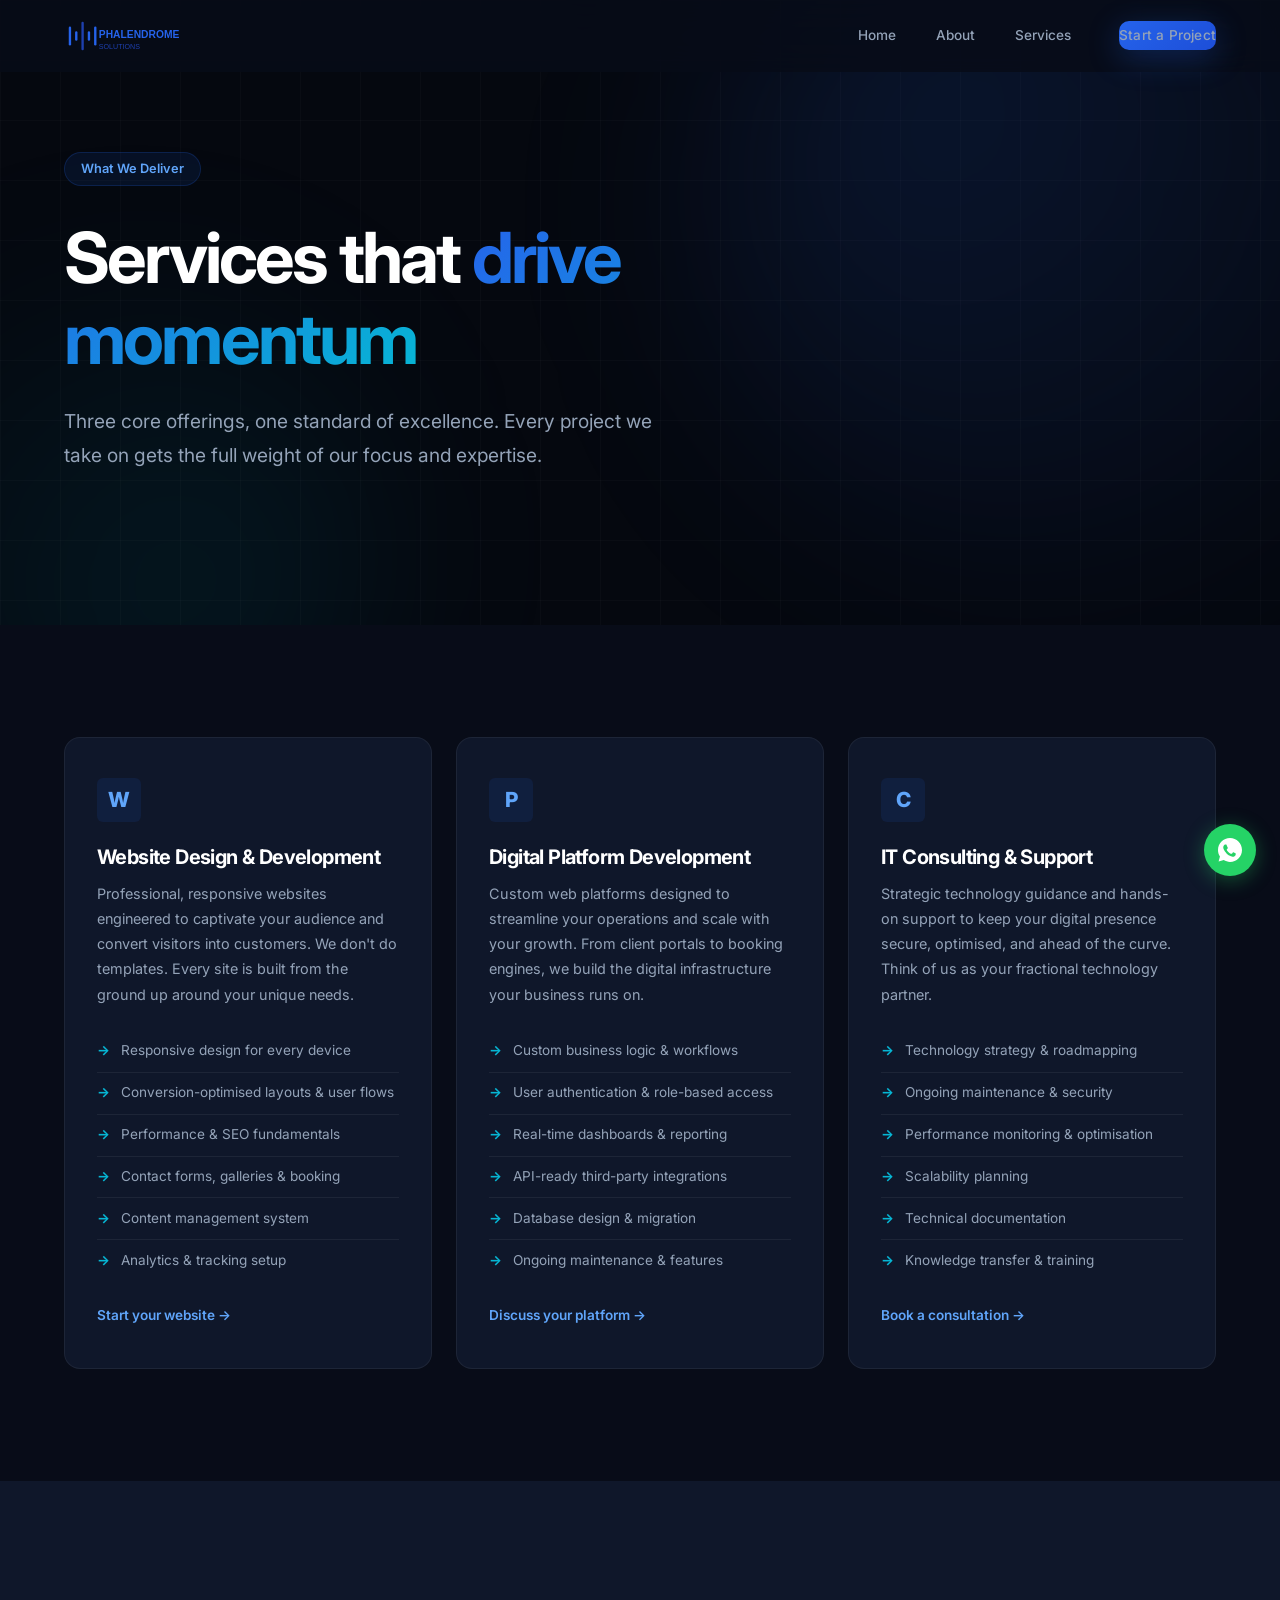
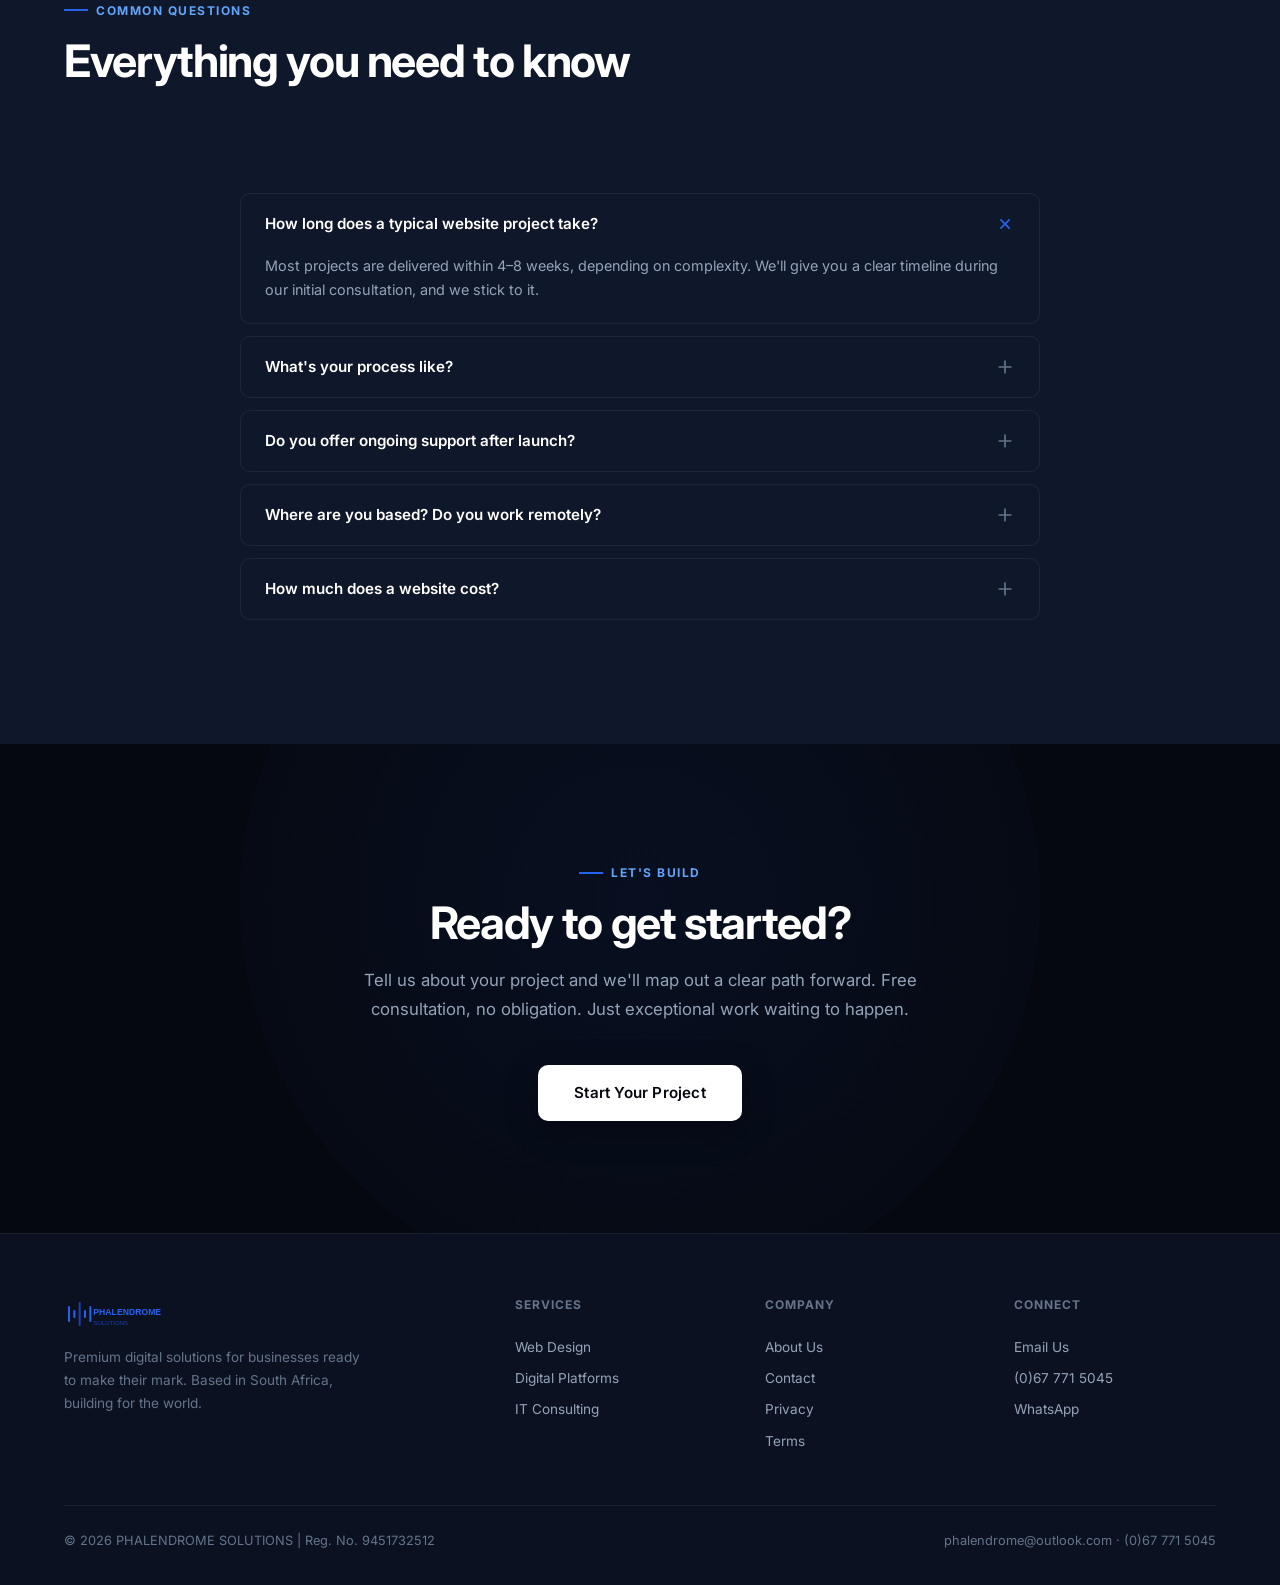
<file: services.html>
<!doctype html>
<html lang="en">
<head>
  <meta charset="utf-8">
  <meta name="viewport" content="width=device-width, initial-scale=1">
  <title>Services | PHALENDROME SOLUTIONS | Web Design, Platforms & IT Consulting</title>
  <meta name="description" content="Explore our services: premium website design and development, custom digital platforms, and strategic IT consulting for South African businesses.">
  <meta property="og:title" content="Services | PHALENDROME SOLUTIONS">
  <meta property="og:description" content="Premium web design, digital platforms, and IT consulting for ambitious businesses.">
  <meta property="og:url" content="https://www.phalendromesolutions.co.za/services.html">
  <link rel="canonical" href="https://www.phalendromesolutions.co.za/services.html">
  <link rel="icon" type="image/svg+xml" href="assets/favicon.svg">
  <link rel="preconnect" href="https://fonts.googleapis.com">
  <link rel="preconnect" href="https://fonts.gstatic.com" crossorigin>
  <link href="https://fonts.googleapis.com/css2?family=Inter:wght@300;400;500;600;700;800;900&display=swap" rel="stylesheet">
  <link rel="stylesheet" href="css/style.css">
</head>
<body>

  <header class="site-header">
    <div class="header-inner">
      <a href="index.html" class="logo" aria-label="PHALENDROME SOLUTIONS Home">
        <img src="assets/logo.svg" alt="PHALENDROME SOLUTIONS" height="38" width="200">
      </a>
      <nav class="main-nav" role="navigation" aria-label="Main">
        <a href="index.html">Home</a>
        <a href="about.html">About</a>
        <a href="services.html" aria-current="page">Services</a>
        <a href="contact.html" class="btn btn-primary btn-sm nav-cta">Start a Project</a>
      </nav>
      <button class="nav-toggle" aria-label="Menu" aria-expanded="false">
        <svg viewBox="0 0 24 24" fill="none" stroke="currentColor" stroke-width="2" stroke-linecap="round"><line x1="3" y1="6" x2="21" y2="6"/><line x1="3" y1="12" x2="21" y2="12"/><line x1="3" y1="18" x2="21" y2="18"/></svg>
      </button>
    </div>
  </header>

  <div class="mobile-overlay">
    <a href="index.html">Home</a>
    <a href="about.html">About</a>
    <a href="services.html">Services</a>
    <a href="contact.html" class="btn btn-primary btn-lg">Start a Project</a>
  </div>

  <main>
    <section class="hero">
      <div class="hero-bg">
        <div class="hero-grid-pattern"></div>
        <div class="hero-glow hero-glow--1"></div>
        <div class="hero-glow hero-glow--2"></div>
      </div>
      <div class="container">
        <div class="hero-inner">
          <div class="hero-badge reveal">What We Deliver</div>
          <h1 class="reveal">Services that <span class="gradient">drive momentum</span></h1>
          <p class="lead reveal">Three core offerings, one standard of excellence. Every project we take on gets the full weight of our focus and expertise.</p>
        </div>
      </div>
    </section>

    <section class="section">
      <div class="container">
        <div class="services-grid stag reveal">
          <article class="card">
            <div class="card-icon">W</div>
            <h3>Website Design &amp; Development</h3>
            <p>Professional, responsive websites engineered to captivate your audience and convert visitors into customers. We don't do templates. Every site is built from the ground up around your unique needs.</p>
            <ul class="card-features">
              <li>Responsive design for every device</li>
              <li>Conversion-optimised layouts &amp; user flows</li>
              <li>Performance &amp; SEO fundamentals</li>
              <li>Contact forms, galleries &amp; booking</li>
              <li>Content management system</li>
              <li>Analytics &amp; tracking setup</li>
            </ul>
            <a href="contact.html" class="card-link">Start your website →</a>
          </article>
          <article class="card">
            <div class="card-icon">P</div>
            <h3>Digital Platform Development</h3>
            <p>Custom web platforms designed to streamline your operations and scale with your growth. From client portals to booking engines, we build the digital infrastructure your business runs on.</p>
            <ul class="card-features">
              <li>Custom business logic &amp; workflows</li>
              <li>User authentication &amp; role-based access</li>
              <li>Real-time dashboards &amp; reporting</li>
              <li>API-ready third-party integrations</li>
              <li>Database design &amp; migration</li>
              <li>Ongoing maintenance &amp; features</li>
            </ul>
            <a href="contact.html" class="card-link">Discuss your platform →</a>
          </article>
          <article class="card">
            <div class="card-icon">C</div>
            <h3>IT Consulting &amp; Support</h3>
            <p>Strategic technology guidance and hands-on support to keep your digital presence secure, optimised, and ahead of the curve. Think of us as your fractional technology partner.</p>
            <ul class="card-features">
              <li>Technology strategy &amp; roadmapping</li>
              <li>Ongoing maintenance &amp; security</li>
              <li>Performance monitoring &amp; optimisation</li>
              <li>Scalability planning</li>
              <li>Technical documentation</li>
              <li>Knowledge transfer &amp; training</li>
            </ul>
            <a href="contact.html" class="card-link">Book a consultation →</a>
          </article>
        </div>
      </div>
    </section>

    <section class="section section-light">
      <div class="container">
        <div class="section-label reveal">Common Questions</div>
        <h2 class="section-title reveal">Everything you need to know</h2>
        <p class="section-subtitle reveal">Straight answers to the questions we hear most often.</p>
        <div class="faq-list reveal">
          <div class="faq-item active">
            <button class="faq-q">
              How long does a typical website project take?
              <svg class="faq-icon" viewBox="0 0 24 24" fill="none" stroke="currentColor" stroke-width="2" stroke-linecap="round"><line x1="12" y1="5" x2="12" y2="19"/><line x1="5" y1="12" x2="19" y2="12"/></svg>
            </button>
            <div class="faq-a">
              <div class="faq-a-inner">Most projects are delivered within 4–8 weeks, depending on complexity. We'll give you a clear timeline during our initial consultation, and we stick to it.</div>
            </div>
          </div>
          <div class="faq-item">
            <button class="faq-q">
              What's your process like?
              <svg class="faq-icon" viewBox="0 0 24 24" fill="none" stroke="currentColor" stroke-width="2" stroke-linecap="round"><line x1="12" y1="5" x2="12" y2="19"/><line x1="5" y1="12" x2="19" y2="12"/></svg>
            </button>
            <div class="faq-a">
              <div class="faq-a-inner">We follow a proven five-phase process: Discovery → Strategy → Design → Build → Launch &amp; Grow. You'll have full visibility at every stage with regular updates and review checkpoints.</div>
            </div>
          </div>
          <div class="faq-item">
            <button class="faq-q">
              Do you offer ongoing support after launch?
              <svg class="faq-icon" viewBox="0 0 24 24" fill="none" stroke="currentColor" stroke-width="2" stroke-linecap="round"><line x1="12" y1="5" x2="12" y2="19"/><line x1="5" y1="12" x2="19" y2="12"/></svg>
            </button>
            <div class="faq-a">
              <div class="faq-a-inner">Absolutely. We offer ongoing maintenance and support packages to keep your site secure, updated, and performing at its peak. We're in it for the long haul.</div>
            </div>
          </div>
          <div class="faq-item">
            <button class="faq-q">
              Where are you based? Do you work remotely?
              <svg class="faq-icon" viewBox="0 0 24 24" fill="none" stroke="currentColor" stroke-width="2" stroke-linecap="round"><line x1="12" y1="5" x2="12" y2="19"/><line x1="5" y1="12" x2="19" y2="12"/></svg>
            </button>
            <div class="faq-a">
              <div class="faq-a-inner">We're based in South Africa and work with clients across Johannesburg, Cape Town, Durban, and beyond. Everything is delivered remotely with clear communication throughout.</div>
            </div>
          </div>
          <div class="faq-item">
            <button class="faq-q">
              How much does a website cost?
              <svg class="faq-icon" viewBox="0 0 24 24" fill="none" stroke="currentColor" stroke-width="2" stroke-linecap="round"><line x1="12" y1="5" x2="12" y2="19"/><line x1="5" y1="12" x2="19" y2="12"/></svg>
            </button>
            <div class="faq-a">
              <div class="faq-a-inner">Every project is scoped individually based on your specific needs and goals. We'll provide a transparent, itemised proposal after our initial consultation. No surprises.</div>
            </div>
          </div>
        </div>
      </div>
    </section>

    <section class="cta reveal">
      <div class="container">
        <div class="cta-inner">
          <div class="section-label" style="justify-content:center;">Let's Build</div>
          <h2>Ready to get started?</h2>
          <p>Tell us about your project and we'll map out a clear path forward. Free consultation, no obligation. Just exceptional work waiting to happen.</p>
          <a href="contact.html" class="btn btn-primary btn-lg">Start Your Project</a>
        </div>
      </div>
    </section>
  </main>

  <footer class="site-footer">
    <div class="container">
      <div class="footer-grid">
        <div class="footer-brand">
          <a href="index.html" class="logo"><img src="assets/logo.svg" alt="PHALENDROME SOLUTIONS" height="32" width="160"></a>
          <p>Premium digital solutions for businesses ready to make their mark. Based in South Africa, building for the world.</p>
        </div>
        <div class="footer-col">
          <h4>Services</h4>
          <a href="services.html">Web Design</a>
          <a href="services.html">Digital Platforms</a>
          <a href="services.html">IT Consulting</a>
        </div>
        <div class="footer-col">
          <h4>Company</h4>
          <a href="about.html">About Us</a>
          <a href="contact.html">Contact</a>
          <a href="privacy.html">Privacy</a>
          <a href="terms.html">Terms</a>
        </div>
        <div class="footer-col">
          <h4>Connect</h4>
          <a href="mailto:phalendrome@outlook.com">Email Us</a>
          <a href="tel:+27677715045">(0)67 771 5045</a>
          <a href="https://wa.me/27677715045" target="_blank" rel="noopener">WhatsApp</a>
        </div>
      </div>
      <div class="footer-bottom">
        <p>&copy; <span id="year3"></span> PHALENDROME SOLUTIONS | Reg. No. 9451732512</p>
        <p><a href="mailto:phalendrome@outlook.com">phalendrome@outlook.com</a> &middot; <a href="tel:+27677715045">(0)67 771 5045</a></p>
      </div>
    </div>
  </footer>

  <a href="https://wa.me/27677715045" class="whatsapp-btn" target="_blank" rel="noopener" aria-label="Chat on WhatsApp">
    <svg viewBox="0 0 32 32" fill="white"><path d="M16 0C7.2 0 0 7.2 0 16c0 3.1 0.9 6.1 2.6 8.7L0.8 31.2l6.9-1.8C10.1 30.8 13 32 16 32c8.8 0 16-7.2 16-16S24.8 0 16 0zm7.5 22.6c-.4 1.1-1.6 2-2.7 2.3-.7.2-1.7.3-5-1.2-4.2-1.9-6.9-6.5-7.1-6.8-.2-.3-1.7-2.2-1.7-4.2s1.1-3 1.5-3.4c.4-.4.8-.5 1.1-.5s.6 0 .9 0c.3 0 .7-.1 1.1.8.4.9 1.3 3.1 1.4 3.3.1.2.2.5 0 .8-.1.3-.3.5-.5.7-.2.2-.4.5-.6.7-.2.2-.4.5-.2.9.2.4 1.1 1.8 2.4 2.9 1.6 1.4 3 1.9 3.4 2.1.4.2.7.2.9.1.3-.1 1.1-1.3 1.4-1.8.3-.5.6-.4.9-.3.3.1 2.1 1 2.4 1.2.3.2.5.3.6.4.1.2.1.9-.3 2z"/></svg>
  </a>

  <script src="js/main.js"></script>
</body>
</html>
</file>
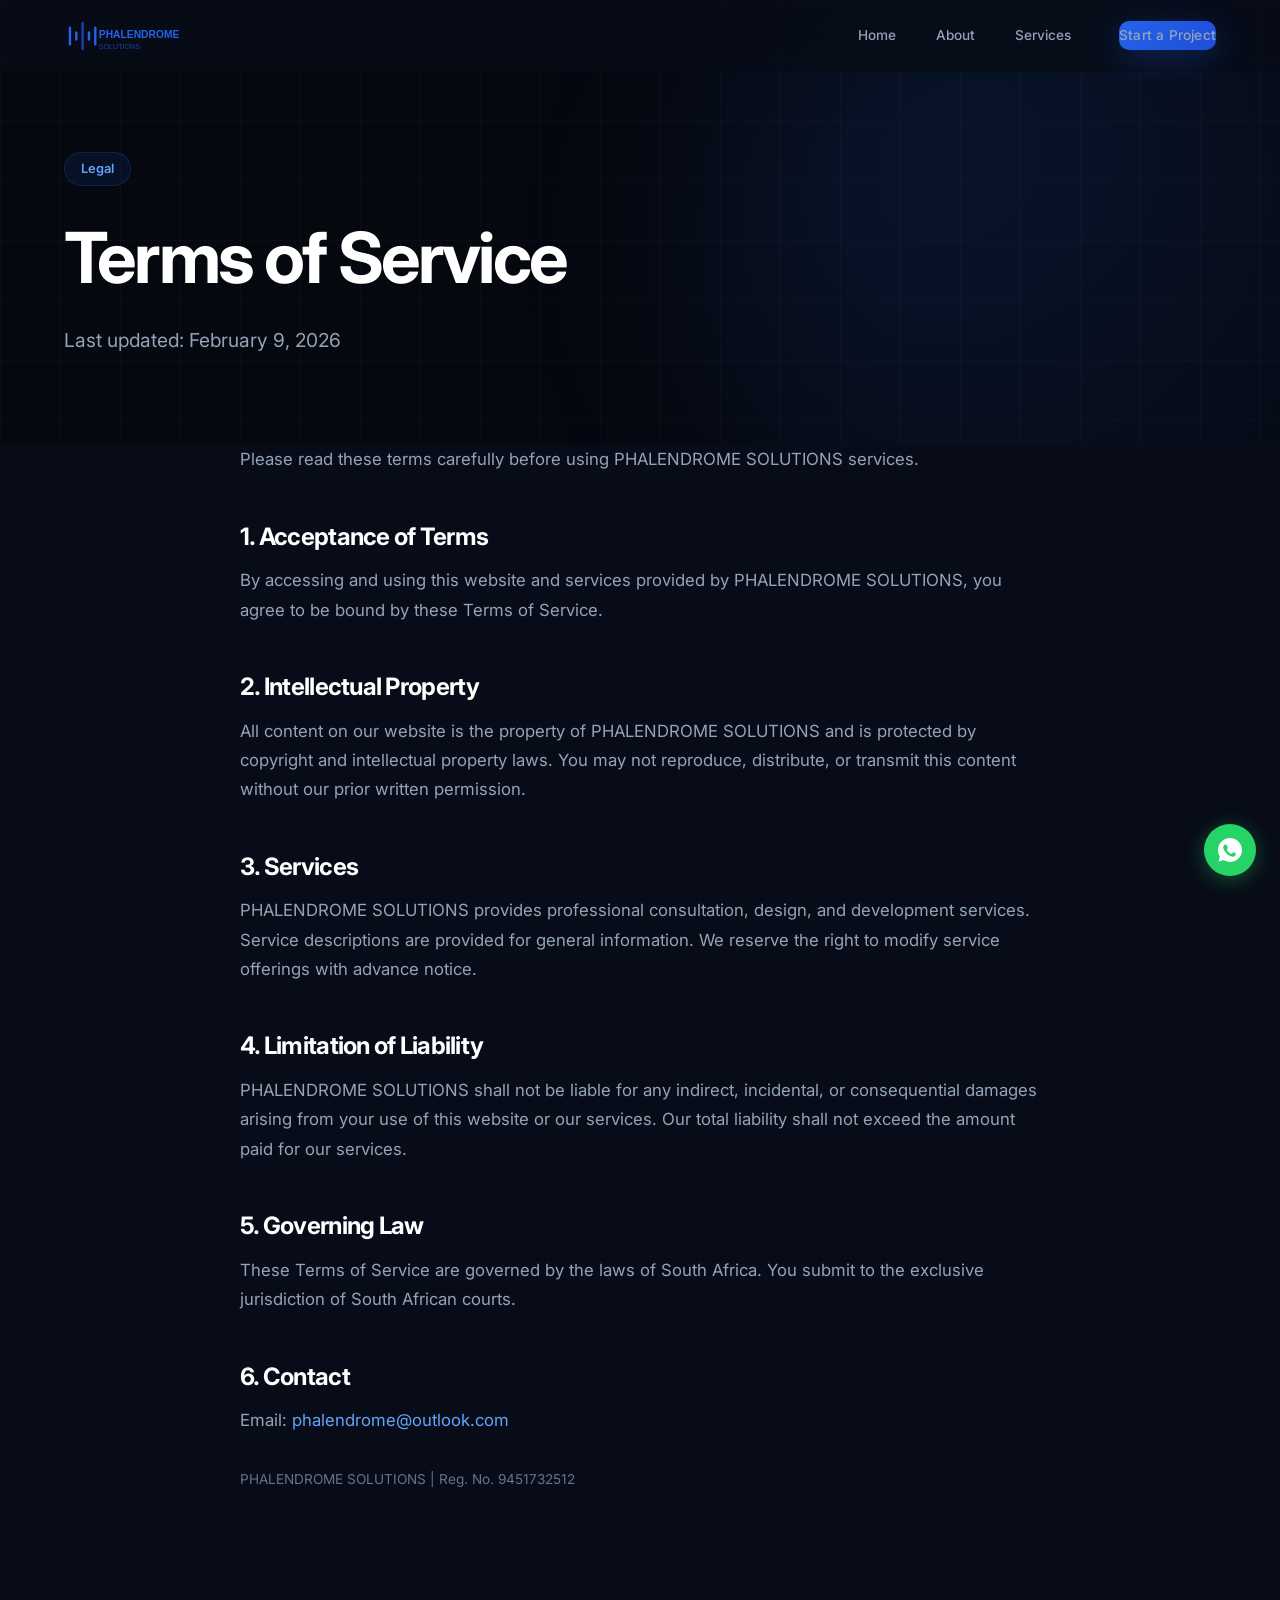
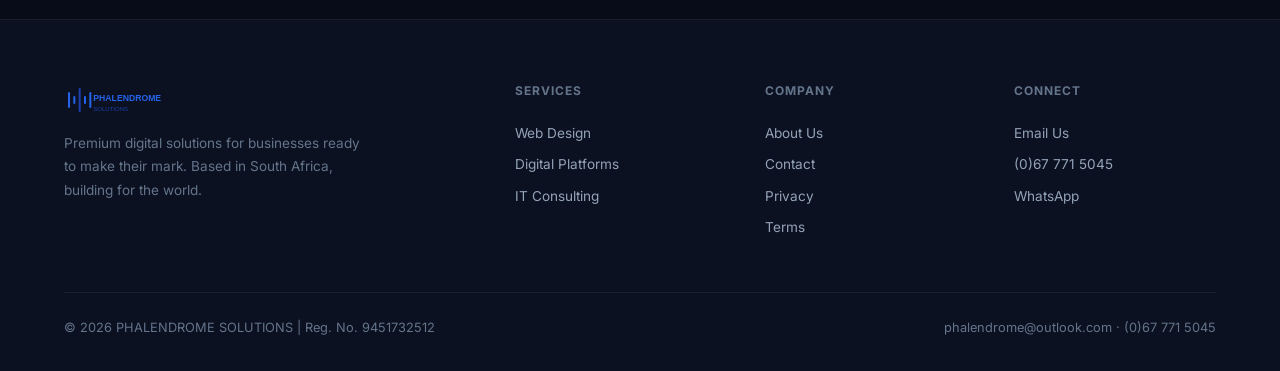
<file: terms.html>
<!doctype html>
<html lang="en">
<head>
  <meta charset="utf-8">
  <meta name="viewport" content="width=device-width, initial-scale=1">
  <title>Terms of Service | PHALENDROME SOLUTIONS</title>
  <meta name="description" content="Terms of Service for PHALENDROME SOLUTIONS.">
  <link rel="canonical" href="https://www.phalendromesolutions.co.za/terms.html">
  <link rel="icon" type="image/svg+xml" href="assets/favicon.svg">
  <link rel="preconnect" href="https://fonts.googleapis.com">
  <link rel="preconnect" href="https://fonts.gstatic.com" crossorigin>
  <link href="https://fonts.googleapis.com/css2?family=Inter:wght@300;400;500;600;700;800;900&display=swap" rel="stylesheet">
  <link rel="stylesheet" href="css/style.css">
</head>
<body>

  <header class="site-header">
    <div class="header-inner">
      <a href="index.html" class="logo" aria-label="PHALENDROME SOLUTIONS Home">
        <img src="assets/logo.svg" alt="PHALENDROME SOLUTIONS" height="38" width="200">
      </a>
      <nav class="main-nav" role="navigation" aria-label="Main">
        <a href="index.html">Home</a>
        <a href="about.html">About</a>
        <a href="services.html">Services</a>
        <a href="contact.html" class="btn btn-primary btn-sm nav-cta">Start a Project</a>
      </nav>
      <button class="nav-toggle" aria-label="Menu" aria-expanded="false">
        <svg viewBox="0 0 24 24" fill="none" stroke="currentColor" stroke-width="2" stroke-linecap="round"><line x1="3" y1="6" x2="21" y2="6"/><line x1="3" y1="12" x2="21" y2="12"/><line x1="3" y1="18" x2="21" y2="18"/></svg>
      </button>
    </div>
  </header>

  <div class="mobile-overlay">
    <a href="index.html">Home</a>
    <a href="about.html">About</a>
    <a href="services.html">Services</a>
    <a href="contact.html" class="btn btn-primary btn-lg">Start a Project</a>
  </div>

  <main>
    <section class="hero" style="padding-bottom:3rem;">
      <div class="hero-bg">
        <div class="hero-grid-pattern"></div>
        <div class="hero-glow hero-glow--1"></div>
      </div>
      <div class="container">
        <div class="hero-inner">
          <div class="hero-badge">Legal</div>
          <h1>Terms of Service</h1>
          <p class="lead">Last updated: February 9, 2026</p>
        </div>
      </div>
    </section>

    <section class="section" style="padding-top:0;">
      <div class="container">
        <div class="legal reveal">
          <p>Please read these terms carefully before using PHALENDROME SOLUTIONS services.</p>

          <h2>1. Acceptance of Terms</h2>
          <p>By accessing and using this website and services provided by PHALENDROME SOLUTIONS, you agree to be bound by these Terms of Service.</p>

          <h2>2. Intellectual Property</h2>
          <p>All content on our website is the property of PHALENDROME SOLUTIONS and is protected by copyright and intellectual property laws. You may not reproduce, distribute, or transmit this content without our prior written permission.</p>

          <h2>3. Services</h2>
          <p>PHALENDROME SOLUTIONS provides professional consultation, design, and development services. Service descriptions are provided for general information. We reserve the right to modify service offerings with advance notice.</p>

          <h2>4. Limitation of Liability</h2>
          <p>PHALENDROME SOLUTIONS shall not be liable for any indirect, incidental, or consequential damages arising from your use of this website or our services. Our total liability shall not exceed the amount paid for our services.</p>

          <h2>5. Governing Law</h2>
          <p>These Terms of Service are governed by the laws of South Africa. You submit to the exclusive jurisdiction of South African courts.</p>

          <h2>6. Contact</h2>
          <p>Email: <a href="mailto:phalendrome@outlook.com" style="color:var(--primary-light);">phalendrome@outlook.com</a></p>

          <p style="margin-top:2rem;color:var(--gray-500);font-size:0.85rem;">PHALENDROME SOLUTIONS | Reg. No. 9451732512</p>
        </div>
      </div>
    </section>
  </main>

  <footer class="site-footer">
    <div class="container">
      <div class="footer-grid">
        <div class="footer-brand">
          <a href="index.html" class="logo"><img src="assets/logo.svg" alt="PHALENDROME SOLUTIONS" height="32" width="160"></a>
          <p>Premium digital solutions for businesses ready to make their mark. Based in South Africa, building for the world.</p>
        </div>
        <div class="footer-col">
          <h4>Services</h4>
          <a href="services.html">Web Design</a>
          <a href="services.html">Digital Platforms</a>
          <a href="services.html">IT Consulting</a>
        </div>
        <div class="footer-col">
          <h4>Company</h4>
          <a href="about.html">About Us</a>
          <a href="contact.html">Contact</a>
          <a href="privacy.html">Privacy</a>
          <a href="terms.html">Terms</a>
        </div>
        <div class="footer-col">
          <h4>Connect</h4>
          <a href="mailto:phalendrome@outlook.com">Email Us</a>
          <a href="tel:+27677715045">(0)67 771 5045</a>
          <a href="https://wa.me/27677715045" target="_blank" rel="noopener">WhatsApp</a>
        </div>
      </div>
      <div class="footer-bottom">
        <p>&copy; <span id="year6"></span> PHALENDROME SOLUTIONS | Reg. No. 9451732512</p>
        <p><a href="mailto:phalendrome@outlook.com">phalendrome@outlook.com</a> &middot; <a href="tel:+27677715045">(0)67 771 5045</a></p>
      </div>
    </div>
  </footer>

  <a href="https://wa.me/27677715045" class="whatsapp-btn" target="_blank" rel="noopener" aria-label="Chat on WhatsApp">
    <svg viewBox="0 0 32 32" fill="white"><path d="M16 0C7.2 0 0 7.2 0 16c0 3.1 0.9 6.1 2.6 8.7L0.8 31.2l6.9-1.8C10.1 30.8 13 32 16 32c8.8 0 16-7.2 16-16S24.8 0 16 0zm7.5 22.6c-.4 1.1-1.6 2-2.7 2.3-.7.2-1.7.3-5-1.2-4.2-1.9-6.9-6.5-7.1-6.8-.2-.3-1.7-2.2-1.7-4.2s1.1-3 1.5-3.4c.4-.4.8-.5 1.1-.5s.6 0 .9 0c.3 0 .7-.1 1.1.8.4.9 1.3 3.1 1.4 3.3.1.2.2.5 0 .8-.1.3-.3.5-.5.7-.2.2-.4.5-.6.7-.2.2-.4.5-.2.9.2.4 1.1 1.8 2.4 2.9 1.6 1.4 3 1.9 3.4 2.1.4.2.7.2.9.1.3-.1 1.1-1.3 1.4-1.8.3-.5.6-.4.9-.3.3.1 2.1 1 2.4 1.2.3.2.5.3.6.4.1.2.1.9-.3 2z"/></svg>
  </a>

  <script src="js/main.js"></script>
</body>
</html>
</file>
<file: css/style.css>
:root {
  --black: #05080F;
  --navy-900: #080C18;
  --navy-800: #0B1120;
  --navy-700: #0F172A;
  --navy-600: #141C30;
  --navy-500: #1E293B;
  --navy-400: #273548;
  --navy-300: #334155;
  --primary: #2563EB;
  --primary-dark: #1D4ED8;
  --primary-light: #60A5FA;
  --primary-subtle: rgba(37, 99, 235, 0.1);
  --accent: #06B6D4;
  --accent-dark: #0891B2;
  --accent-subtle: rgba(6, 182, 212, 0.1);
  --success: #10B981;
  --white: #FFFFFF;
  --gray-100: #F1F5F9;
  --gray-200: #E2E8F0;
  --gray-300: #CBD5E1;
  --gray-400: #94A3B8;
  --gray-500: #64748B;
  --gray-600: #475569;
  --border: rgba(255, 255, 255, 0.06);
  --border-light: rgba(255, 255, 255, 0.1);
  --border-hover: rgba(37, 99, 235, 0.3);
  --glass: rgba(8, 12, 24, 0.85);
  --glass-border: rgba(255, 255, 255, 0.08);
  --shadow-sm: 0 1px 3px rgba(0, 0, 0, 0.3);
  --shadow-md: 0 8px 32px rgba(0, 0, 0, 0.4);
  --shadow-lg: 0 16px 48px rgba(0, 0, 0, 0.5);
  --shadow-glow: 0 8px 32px rgba(37, 99, 235, 0.3);
  --radius-sm: 6px;
  --radius-md: 10px;
  --radius-lg: 16px;
  --radius-xl: 24px;
  --container: 1200px;
  --header-h: 72px;
  --font: 'Inter', -apple-system, BlinkMacSystemFont, 'Segoe UI', Roboto, sans-serif;
  --ease: cubic-bezier(0.65, 0, 0.35, 1);
  --ease-spring: cubic-bezier(0.34, 1.56, 0.64, 1);
}

*, *::before, *::after { box-sizing: border-box; margin: 0; padding: 0; }
html { scroll-behavior: smooth; }

body {
  font-family: var(--font);
  color: var(--gray-200);
  background: var(--navy-900);
  line-height: 1.6;
  -webkit-font-smoothing: antialiased;
  -moz-osx-font-smoothing: grayscale;
  overflow-x: hidden;
}

img { max-width: 100%; height: auto; display: block; }
a { color: inherit; text-decoration: none; }
ul { list-style: none; }

h1, h2, h3, h4, h5, h6 {
  color: var(--white);
  font-weight: 700;
  line-height: 1.15;
  letter-spacing: -0.03em;
}

h1 { font-size: clamp(2.8rem, 5.5vw, 4.5rem); letter-spacing: -0.04em; }
h2 { font-size: clamp(2rem, 3.5vw, 3rem); }
h3 { font-size: clamp(1.3rem, 2vw, 1.75rem); }
h4 { font-size: clamp(1.1rem, 1.5vw, 1.35rem); }

p { color: var(--gray-400); line-height: 1.75; font-size: 1.05rem; }

.lead {
  font-size: 1.2rem;
  line-height: 1.8;
  color: var(--gray-400);
  max-width: 600px;
}

.container { max-width: var(--container); margin: 0 auto; padding: 0 1.5rem; }
.sr-only { position: absolute; width: 1px; height: 1px; padding: 0; margin: -1px; overflow: hidden; clip: rect(0,0,0,0); white-space: nowrap; border: 0; }

.section { padding: 7rem 0; }
.section-light { background: var(--navy-700); }
.section-dark { background: var(--navy-800); }

.section-label {
  display: inline-flex;
  align-items: center;
  gap: 0.5rem;
  font-size: 0.75rem;
  font-weight: 700;
  text-transform: uppercase;
  letter-spacing: 1.5px;
  color: var(--primary-light);
  margin-bottom: 1rem;
}

.section-label::before {
  content: '';
  width: 24px;
  height: 1.5px;
  background: var(--primary);
}

.section-title { margin-bottom: 1.25rem; }
.section-subtitle { color: var(--gray-400); max-width: 560px; margin-bottom: 3.5rem; }

.site-header {
  position: fixed;
  top: 0;
  left: 0;
  right: 0;
  z-index: 1000;
  height: var(--header-h);
  background: var(--glass);
  backdrop-filter: blur(24px);
  -webkit-backdrop-filter: blur(24px);
  border-bottom: 1px solid var(--glass-border);
  transition: background 0.4s ease, border-color 0.4s ease;
}

.header-inner {
  max-width: var(--container);
  margin: 0 auto;
  padding: 0 1.5rem;
  height: 100%;
  display: flex;
  align-items: center;
  justify-content: space-between;
}

.logo { display: flex; align-items: center; flex-shrink: 0; }
.logo img { height: 38px; width: auto; }

.main-nav { display: flex; align-items: center; gap: 2.5rem; }

.main-nav a {
  font-size: 0.85rem;
  font-weight: 500;
  color: var(--gray-400);
  transition: color 0.25s ease;
  position: relative;
  padding: 0.25rem 0;
}

.main-nav a::after {
  content: '';
  position: absolute;
  bottom: -2px;
  left: 0;
  width: 0;
  height: 1.5px;
  background: var(--primary);
  transition: width 0.35s var(--ease);
}

.main-nav a:hover { color: var(--white); }
.main-nav a:hover::after { width: 100%; }
.nav-cta { margin-left: 0.5rem; }

.nav-toggle {
  display: none;
  background: none;
  border: none;
  cursor: pointer;
  padding: 0.5rem;
  color: var(--white);
  z-index: 1001;
}

.nav-toggle svg { width: 24px; height: 24px; transition: transform 0.3s var(--ease); }

.mobile-overlay {
  display: none;
  position: fixed;
  inset: 0;
  background: rgba(5, 8, 15, 0.98);
  backdrop-filter: blur(32px);
  z-index: 999;
  flex-direction: column;
  align-items: center;
  justify-content: center;
  gap: 1.5rem;
  opacity: 0;
  transition: opacity 0.4s var(--ease);
}

.mobile-overlay.open { display: flex; opacity: 1; }

.mobile-overlay a {
  font-size: 1.5rem;
  font-weight: 600;
  color: var(--gray-300);
  transition: color 0.2s ease;
}

.mobile-overlay a:hover { color: var(--primary); }
.mobile-overlay .btn { margin-top: 1rem; font-size: 1.1rem; }

@media (max-width: 768px) {
  .main-nav { display: none; }
  .nav-toggle { display: flex; }
}

.btn {
  display: inline-flex;
  align-items: center;
  justify-content: center;
  gap: 0.5rem;
  padding: 0.75rem 1.75rem;
  font-size: 0.85rem;
  font-weight: 600;
  font-family: var(--font);
  border: none;
  border-radius: var(--radius-md);
  cursor: pointer;
  transition: all 0.35s var(--ease);
  text-decoration: none;
  white-space: nowrap;
  letter-spacing: 0.2px;
}

.btn-primary {
  background: linear-gradient(135deg, var(--primary), var(--primary-dark));
  color: var(--white);
  box-shadow: var(--shadow-glow);
}

.btn-primary:hover {
  transform: translateY(-2px);
  box-shadow: 0 12px 40px rgba(37, 99, 235, 0.45);
}

.btn-outline {
  background: transparent;
  color: var(--white);
  border: 1.5px solid rgba(255, 255, 255, 0.2);
}

.btn-outline:hover {
  border-color: var(--white);
  background: rgba(255, 255, 255, 0.04);
  transform: translateY(-2px);
}

.btn-lg { padding: 1rem 2.25rem; font-size: 0.95rem; }
.btn-sm { padding: 0.5rem 1.25rem; font-size: 0.8rem; }

.hero {
  padding: calc(var(--header-h) + 5rem) 0 7rem;
  position: relative;
  overflow: hidden;
  background: var(--black);
}

.hero-bg {
  position: absolute;
  inset: 0;
  overflow: hidden;
  pointer-events: none;
}

.hero-grid-pattern {
  position: absolute;
  inset: 0;
  background-image:
    linear-gradient(rgba(255, 255, 255, 0.02) 1px, transparent 1px),
    linear-gradient(90deg, rgba(255, 255, 255, 0.02) 1px, transparent 1px);
  background-size: 60px 60px;
}

.hero-glow {
  position: absolute;
  border-radius: 50%;
  filter: blur(100px);
  pointer-events: none;
}

.hero-glow--1 {
  top: -20%;
  right: -10%;
  width: 700px;
  height: 700px;
  background: radial-gradient(circle at 30% 30%, rgba(37, 99, 235, 0.15), transparent);
  animation: glow-float 14s ease-in-out infinite;
}

.hero-glow--2 {
  bottom: -25%;
  left: -10%;
  width: 500px;
  height: 500px;
  background: radial-gradient(circle at 70% 70%, rgba(6, 182, 212, 0.1), transparent);
  animation: glow-float-reverse 18s ease-in-out infinite;
}

.hero-glow--3 {
  top: 50%;
  left: 50%;
  width: 400px;
  height: 400px;
  background: radial-gradient(circle at 50% 50%, rgba(37, 99, 235, 0.08), transparent);
  animation: glow-float 20s ease-in-out infinite;
}

@keyframes glow-float {
  0%, 100% { transform: translate(0, 0); }
  33% { transform: translate(40px, -40px); }
  66% { transform: translate(-30px, 30px); }
}

@keyframes glow-float-reverse {
  0%, 100% { transform: translate(0, 0); }
  33% { transform: translate(-40px, 40px); }
  66% { transform: translate(30px, -30px); }
}

.hero-inner {
  position: relative;
  z-index: 2;
  max-width: 800px;
}

.hero-badge {
  display: inline-flex;
  align-items: center;
  gap: 0.5rem;
  padding: 0.35rem 1rem;
  background: rgba(37, 99, 235, 0.1);
  border: 1px solid rgba(37, 99, 235, 0.2);
  border-radius: 100px;
  font-size: 0.8rem;
  font-weight: 600;
  color: var(--primary-light);
  margin-bottom: 2rem;
}


.hero h1 { margin-bottom: 1.5rem; }

.hero h1 .gradient {
  background: linear-gradient(135deg, var(--primary) 0%, var(--accent) 100%);
  -webkit-background-clip: text;
  background-clip: text;
  -webkit-text-fill-color: transparent;
}

.hero .lead { margin-bottom: 2.5rem; color: var(--gray-400); }

.hero-actions { display: flex; gap: 1rem; flex-wrap: wrap; }

.hero-trust {
  display: flex;
  align-items: center;
  gap: 1.5rem;
  margin-top: 3.5rem;
  padding-top: 2rem;
  border-top: 1px solid var(--border);
}

.hero-trust-text {
  font-size: 0.8rem;
  color: var(--gray-500);
  font-weight: 500;
  letter-spacing: 0.3px;
}

.hero-trust-logos {
  display: flex;
  gap: 2rem;
  align-items: center;
}

.hero-trust-logo {
  font-size: 0.75rem;
  font-weight: 700;
  color: var(--gray-500);
  letter-spacing: 1px;
  text-transform: uppercase;
  opacity: 0.5;
}

@media (max-width: 768px) {
  .hero-trust { flex-direction: column; align-items: flex-start; gap: 1rem; }
}

.grid-3 {
  display: grid;
  grid-template-columns: repeat(3, 1fr);
  gap: 1.5rem;
}

@media (max-width: 1024px) { .grid-3 { grid-template-columns: 1fr 1fr; } }
@media (max-width: 640px) { .grid-3 { grid-template-columns: 1fr; } }

.card {
  background: var(--navy-700);
  border: 1px solid var(--border);
  border-radius: var(--radius-lg);
  padding: 2.5rem 2rem;
  transition: all 0.4s var(--ease);
  position: relative;
  overflow: hidden;
}

.card::before {
  content: '';
  position: absolute;
  top: 0;
  left: 0;
  right: 0;
  height: 2px;
  background: linear-gradient(90deg, var(--primary), var(--accent));
  opacity: 0;
  transition: opacity 0.3s ease;
}

.card:hover {
  border-color: var(--border-hover);
  transform: translateY(-6px);
}

.card:hover::before { opacity: 1; }

.card-icon {
  width: 44px;
  height: 44px;
  display: flex;
  align-items: center;
  justify-content: center;
  border-radius: var(--radius-sm);
  background: var(--primary-subtle);
  color: var(--primary-light);
  font-size: 1.3rem;
  font-weight: 800;
  margin-bottom: 1.5rem;
  transition: all 0.3s var(--ease);
}

.card:hover .card-icon {
  background: var(--primary);
  color: var(--white);
  transform: scale(1.05);
}

.card h3 { margin-bottom: 0.75rem; font-size: 1.25rem; }
.card p { font-size: 0.9rem; color: var(--gray-400); margin-bottom: 1.5rem; }

.card-features { margin: 0; padding: 0; }
.card-features li {
  padding: 0.6rem 0;
  padding-left: 1.5rem;
  position: relative;
  font-size: 0.85rem;
  color: var(--gray-400);
  border-bottom: 1px solid var(--border);
}

.card-features li:last-child { border-bottom: none; }

.card-features li::before {
  content: '→';
  position: absolute;
  left: 0;
  color: var(--accent);
  font-weight: 700;
}

.card-link {
  display: inline-flex;
  align-items: center;
  gap: 0.4rem;
  margin-top: 1.5rem;
  font-weight: 600;
  font-size: 0.85rem;
  color: var(--primary-light);
  transition: gap 0.3s var(--ease);
}

.card:hover .card-link { gap: 0.75rem; }

.services-grid { display: grid; grid-template-columns: repeat(3, 1fr); gap: 1.5rem; }

@media (max-width: 1024px) { .services-grid { grid-template-columns: 1fr 1fr; } }
@media (max-width: 640px) { .services-grid { grid-template-columns: 1fr; } }

.value-grid { display: grid; grid-template-columns: repeat(2, 1fr); gap: 1.5rem; }

.value-card {
  padding: 2rem;
  border: 1px solid var(--border);
  border-radius: var(--radius-lg);
  transition: all 0.35s var(--ease);
  background: var(--navy-700);
}

.value-card:hover {
  border-color: var(--border-hover);
  transform: translateY(-4px);
}

.value-card-icon {
  width: 36px;
  height: 36px;
  display: flex;
  align-items: center;
  justify-content: center;
  border-radius: var(--radius-sm);
  background: var(--primary-subtle);
  color: var(--primary-light);
  font-size: 1rem;
  font-weight: 700;
  margin-bottom: 1rem;
}

.value-card h4 { margin-bottom: 0.5rem; font-size: 1.1rem; }
.value-card p { font-size: 0.85rem; color: var(--gray-400); margin: 0; line-height: 1.65; }

@media (max-width: 768px) { .value-grid { grid-template-columns: 1fr; } }

.process-row {
  display: grid;
  grid-template-columns: repeat(5, 1fr);
  gap: 1rem;
}

.process-step {
  text-align: center;
  padding: 2rem 1rem;
  position: relative;
}

.process-step:not(:last-child)::after {
  content: '';
  position: absolute;
  top: 2rem;
  left: 60%;
  right: -20%;
  height: 1px;
  background: linear-gradient(90deg, var(--primary), transparent);
}

.process-num {
  display: flex;
  align-items: center;
  justify-content: center;
  width: 40px;
  height: 40px;
  border-radius: 50%;
  background: var(--primary-subtle);
  color: var(--primary-light);
  font-weight: 700;
  font-size: 0.9rem;
  margin: 0 auto 1rem;
  transition: all 0.35s var(--ease-spring);
}

.process-step:hover .process-num {
  background: var(--primary);
  color: var(--white);
  transform: scale(1.15);
  box-shadow: var(--shadow-glow);
}

.process-step h4 { font-size: 0.95rem; margin-bottom: 0.4rem; }
.process-step p { font-size: 0.8rem; color: var(--gray-500); margin: 0; line-height: 1.5; }

@media (max-width: 768px) {
  .process-row { grid-template-columns: 1fr; gap: 0; }
  .process-step { display: flex; gap: 1rem; text-align: left; align-items: flex-start; padding: 1.25rem 1rem; }
  .process-step:not(:last-child)::after { display: none; }
  .process-num { margin: 0; flex-shrink: 0; }
}

.cta {
  padding: 7rem 0;
  position: relative;
  overflow: hidden;
  text-align: center;
  background: var(--black);
}

.cta::before {
  content: '';
  position: absolute;
  top: -50%;
  left: 50%;
  transform: translateX(-50%);
  width: 800px;
  height: 800px;
  border-radius: 50%;
  background: radial-gradient(circle, rgba(37, 99, 235, 0.08), transparent);
  pointer-events: none;
}

.cta-inner { position: relative; z-index: 2; max-width: 600px; margin: 0 auto; }
.cta h2 { margin-bottom: 1rem; }
.cta p { color: var(--gray-400); margin-bottom: 2.5rem; }

.cta .btn-primary {
  background: var(--white);
  color: var(--black);
  box-shadow: 0 8px 32px rgba(0, 0, 0, 0.3);
}

.cta .btn-primary:hover {
  background: var(--gray-100);
  transform: translateY(-3px);
  box-shadow: 0 12px 48px rgba(0, 0, 0, 0.4);
}

.contact-split {
  display: grid;
  grid-template-columns: 1fr 1fr;
  gap: 4rem;
  align-items: start;
}

.form-group { margin-bottom: 1.5rem; }

.form-group label {
  display: block;
  font-size: 0.85rem;
  font-weight: 600;
  color: var(--gray-200);
  margin-bottom: 0.5rem;
}

.form-input, .form-textarea {
  width: 100%;
  padding: 0.85rem 1.1rem;
  font-size: 0.95rem;
  font-family: var(--font);
  color: var(--white);
  background: var(--navy-600);
  border: 1px solid var(--border);
  border-radius: var(--radius-md);
  transition: all 0.25s ease;
  outline: none;
}

.form-input::placeholder, .form-textarea::placeholder { color: var(--gray-500); }

.form-input:focus, .form-textarea:focus {
  border-color: var(--primary);
  box-shadow: 0 0 0 3px rgba(37, 99, 235, 0.15);
  background: var(--navy-500);
}

.form-input.is-invalid, .form-textarea.is-invalid {
  border-color: var(--danger, #EF4444);
  box-shadow: 0 0 0 3px rgba(239, 68, 68, 0.15);
}

.form-textarea { resize: vertical; min-height: 130px; }
.field-error { display: block; font-size: 0.75rem; color: #EF4444; font-weight: 600; margin-top: 0.35rem; }
.form-result { margin-top: 1rem; padding: 1rem; border-radius: var(--radius-md); font-weight: 600; font-size: 0.85rem; background: var(--navy-600); }

.contact-info { display: flex; flex-direction: column; gap: 1rem; }

.contact-card {
  padding: 1.5rem;
  border: 1px solid var(--border);
  border-radius: var(--radius-lg);
  transition: all 0.3s var(--ease);
  background: var(--navy-700);
}

.contact-card:hover {
  border-color: var(--border-hover);
}

.contact-card-label {
  font-size: 0.75rem;
  font-weight: 700;
  text-transform: uppercase;
  letter-spacing: 0.5px;
  color: var(--gray-500);
  margin-bottom: 0.4rem;
}

.contact-card-value {
  font-size: 1rem;
  color: var(--white);
  font-weight: 500;
}

.contact-card-value a:hover { color: var(--primary-light); }

.contact-card-meta {
  font-size: 0.8rem;
  color: var(--gray-500);
  margin-top: 0.25rem;
}

@media (max-width: 768px) { .contact-split { grid-template-columns: 1fr; gap: 2.5rem; } }

.about-grid {
  display: grid;
  grid-template-columns: 1fr 1fr;
  gap: 5rem;
  align-items: center;
}

.about-grid h2 { margin-bottom: 1.25rem; }
.about-grid p { margin-bottom: 1.25rem; }

.about-visual {
  display: flex;
  align-items: center;
  justify-content: center;
}

.about-sym {
  width: 100%;
  max-width: 380px;
  aspect-ratio: 1;
  border: 1px solid var(--border);
  border-radius: var(--radius-xl);
  padding: 2rem;
  display: grid;
  grid-template-columns: 1fr 1fr;
  gap: 1rem;
  background: var(--navy-700);
}

.about-sym-item {
  aspect-ratio: 1;
  border-radius: var(--radius-md);
  display: flex;
  align-items: center;
  justify-content: center;
  font-weight: 700;
  font-size: 0.8rem;
  text-align: center;
  padding: 0.5rem;
  border: 1px solid var(--border);
  transition: all 0.3s var(--ease);
  color: var(--gray-300);
}

.about-sym-item:nth-child(1),
.about-sym-item:nth-child(4) {
  background: rgba(37, 99, 235, 0.1);
  border-color: rgba(37, 99, 235, 0.3);
  color: var(--primary-light);
}

.about-sym-item:nth-child(2),
.about-sym-item:nth-child(3) {
  background: rgba(6, 182, 212, 0.1);
  border-color: rgba(6, 182, 212, 0.3);
  color: var(--accent);
}

.about-sym-item:hover { transform: scale(1.05); }

@media (max-width: 768px) {
  .about-grid { grid-template-columns: 1fr; gap: 2.5rem; }
}

.faq-list { max-width: 800px; margin: 0 auto; }

.faq-item {
  border: 1px solid var(--border);
  border-radius: var(--radius-md);
  margin-bottom: 0.75rem;
  overflow: hidden;
  transition: border-color 0.3s ease;
  background: var(--navy-700);
}

.faq-item:hover { border-color: var(--border-hover); }

.faq-q {
  width: 100%;
  display: flex;
  justify-content: space-between;
  align-items: center;
  padding: 1.25rem 1.5rem;
  background: none;
  border: none;
  cursor: pointer;
  font-family: var(--font);
  font-size: 0.95rem;
  font-weight: 600;
  color: var(--white);
  text-align: left;
  transition: color 0.2s ease;
}

.faq-q:hover { color: var(--primary-light); }

.faq-icon {
  width: 20px;
  height: 20px;
  flex-shrink: 0;
  color: var(--gray-500);
  transition: transform 0.35s var(--ease);
}

.faq-item.active .faq-icon { transform: rotate(45deg); color: var(--primary); }

.faq-a {
  max-height: 0;
  overflow: hidden;
  transition: max-height 0.4s var(--ease);
}

.faq-a-inner {
  padding: 0 1.5rem 1.25rem;
  font-size: 0.9rem;
  color: var(--gray-400);
  line-height: 1.7;
}

.faq-item.active .faq-a { max-height: 300px; }

.site-footer {
  border-top: 1px solid var(--border);
  background: var(--navy-800);
  padding: 4rem 0 2rem;
}

.footer-grid {
  display: grid;
  grid-template-columns: 2fr 1fr 1fr 1fr;
  gap: 3rem;
  margin-bottom: 3rem;
}

.footer-brand .logo img { height: 32px; margin-bottom: 1rem; }
.footer-brand p { font-size: 0.85rem; color: var(--gray-500); max-width: 300px; line-height: 1.7; }

.footer-col h4 {
  font-size: 0.75rem;
  font-weight: 700;
  text-transform: uppercase;
  letter-spacing: 1px;
  color: var(--gray-500);
  margin-bottom: 1.25rem;
}

.footer-col a {
  display: block;
  font-size: 0.85rem;
  color: var(--gray-400);
  padding: 0.3rem 0;
  transition: all 0.2s ease;
}

.footer-col a:hover { color: var(--white); }

.footer-bottom {
  border-top: 1px solid var(--border);
  padding-top: 1.5rem;
  display: flex;
  justify-content: space-between;
  align-items: center;
  flex-wrap: wrap;
  gap: 0.5rem;
}

.footer-bottom p { font-size: 0.8rem; color: var(--gray-500); margin: 0; }
.footer-bottom a { color: var(--gray-500); }
.footer-bottom a:hover { color: var(--white); }

@media (max-width: 768px) {
  .footer-grid { grid-template-columns: 1fr 1fr; gap: 2rem; }
  .footer-bottom { flex-direction: column; text-align: center; }
}

@media (max-width: 480px) { .footer-grid { grid-template-columns: 1fr; } }

.whatsapp-btn {
  position: fixed;
  bottom: 24px;
  right: 24px;
  width: 52px;
  height: 52px;
  background: #25D366;
  border-radius: 50%;
  display: flex;
  align-items: center;
  justify-content: center;
  box-shadow: 0 4px 20px rgba(37, 211, 102, 0.35);
  z-index: 1000;
  transition: all 0.3s var(--ease-spring);
}

.whatsapp-btn:hover {
  transform: scale(1.1);
  box-shadow: 0 6px 28px rgba(37, 211, 102, 0.5);
}

@media (max-width: 640px) { .whatsapp-btn { width: 46px; height: 46px; bottom: 16px; right: 16px; } }
.whatsapp-btn svg { width: 24px; height: 24px; }
@media (max-width: 640px) { .whatsapp-btn svg { width: 22px; height: 22px; } }

.reveal {
  opacity: 0;
  transform: translateY(30px);
  transition: opacity 0.7s var(--ease), transform 0.7s var(--ease);
}

.reveal.revealed { opacity: 1; transform: translateY(0); }

.reveal-l {
  opacity: 0;
  transform: translateX(-30px);
  transition: opacity 0.7s var(--ease), transform 0.7s var(--ease);
}

.reveal-l.revealed { opacity: 1; transform: translateX(0); }

.reveal-r {
  opacity: 0;
  transform: translateX(30px);
  transition: opacity 0.7s var(--ease), transform 0.7s var(--ease);
}

.reveal-r.revealed { opacity: 1; transform: translateX(0); }

.stag > * {
  opacity: 0;
  transform: translateY(20px);
  transition: opacity 0.5s var(--ease), transform 0.5s var(--ease);
}

.stag.revealed > *:nth-child(1) { transition-delay: 0s; opacity: 1; transform: translateY(0); }
.stag.revealed > *:nth-child(2) { transition-delay: 0.08s; opacity: 1; transform: translateY(0); }
.stag.revealed > *:nth-child(3) { transition-delay: 0.16s; opacity: 1; transform: translateY(0); }
.stag.revealed > *:nth-child(4) { transition-delay: 0.24s; opacity: 1; transform: translateY(0); }
.stag.revealed > *:nth-child(5) { transition-delay: 0.32s; opacity: 1; transform: translateY(0); }
.stag.revealed > *:nth-child(6) { transition-delay: 0.4s; opacity: 1; transform: translateY(0); }

.legal { max-width: 800px; margin: 0 auto; }
.legal h2 { margin-top: 3rem; margin-bottom: 1rem; font-size: 1.5rem; }
.legal h3 { margin-top: 2rem; margin-bottom: 0.75rem; font-size: 1.2rem; }
.legal p { margin-bottom: 1rem; }
.legal ul { margin-bottom: 1rem; padding-left: 1.5rem; list-style: disc; }
.legal li { color: var(--gray-400); line-height: 1.7; margin-bottom: 0.5rem; }

.error-page {
  min-height: 100vh;
  display: flex;
  align-items: center;
  justify-content: center;
  text-align: center;
  padding: 6rem 1.5rem;
  position: relative;
  overflow: hidden;
  background: var(--black);
}

.error-code {
  font-size: clamp(7rem, 18vw, 14rem);
  font-weight: 900;
  line-height: 1;
  background: linear-gradient(135deg, var(--primary), var(--accent));
  -webkit-background-clip: text;
  background-clip: text;
  -webkit-text-fill-color: transparent;
  margin-bottom: 0.5rem;
  letter-spacing: -0.04em;
}

.error-title { margin-bottom: 1rem; }
.error-text { color: var(--gray-400); max-width: 450px; margin: 0 auto 2rem; }
.error-actions { display: flex; gap: 1rem; justify-content: center; flex-wrap: wrap; }

:focus-visible {
  outline: 2px solid var(--primary);
  outline-offset: 3px;
  border-radius: 2px;
}

::selection { background: var(--primary); color: var(--white); }

@media (prefers-reduced-motion: reduce) {
  *, *::before, *::after {
    animation-duration: 0.01ms !important;
    animation-iteration-count: 1 !important;
    transition-duration: 0.01ms !important;
  }
}

@media (max-width: 768px) {
  .section { padding: 4.5rem 0; }
  h1 { font-size: 2.2rem; }
  h2 { font-size: 1.6rem; }
  .hero { padding: calc(var(--header-h) + 3rem) 0 4rem; }
  .hero .lead { font-size: 1.05rem; }
}

@media (max-width: 480px) {
  .section { padding: 3.5rem 0; }
  h1 { font-size: 1.8rem; }
  h2 { font-size: 1.4rem; }
  .hero { padding: calc(var(--header-h) + 2.5rem) 0 3rem; }
}
</file>
